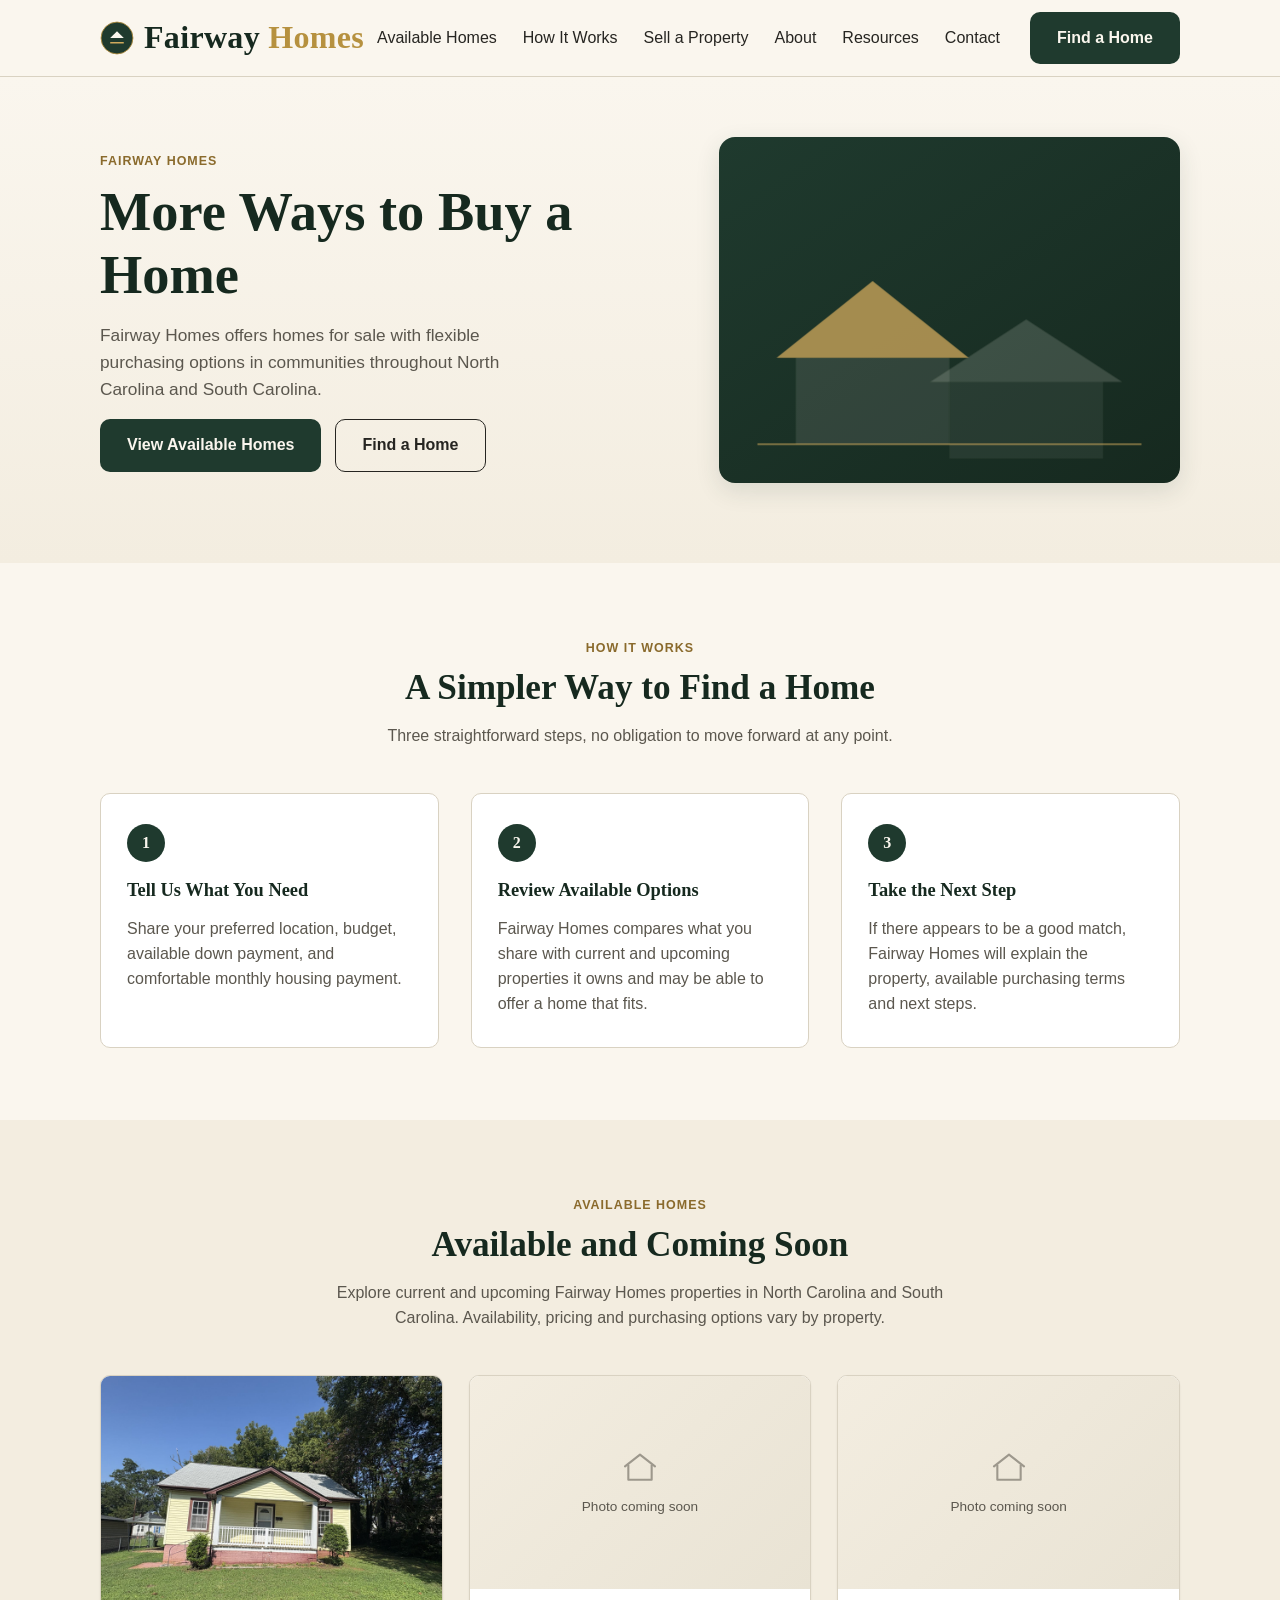
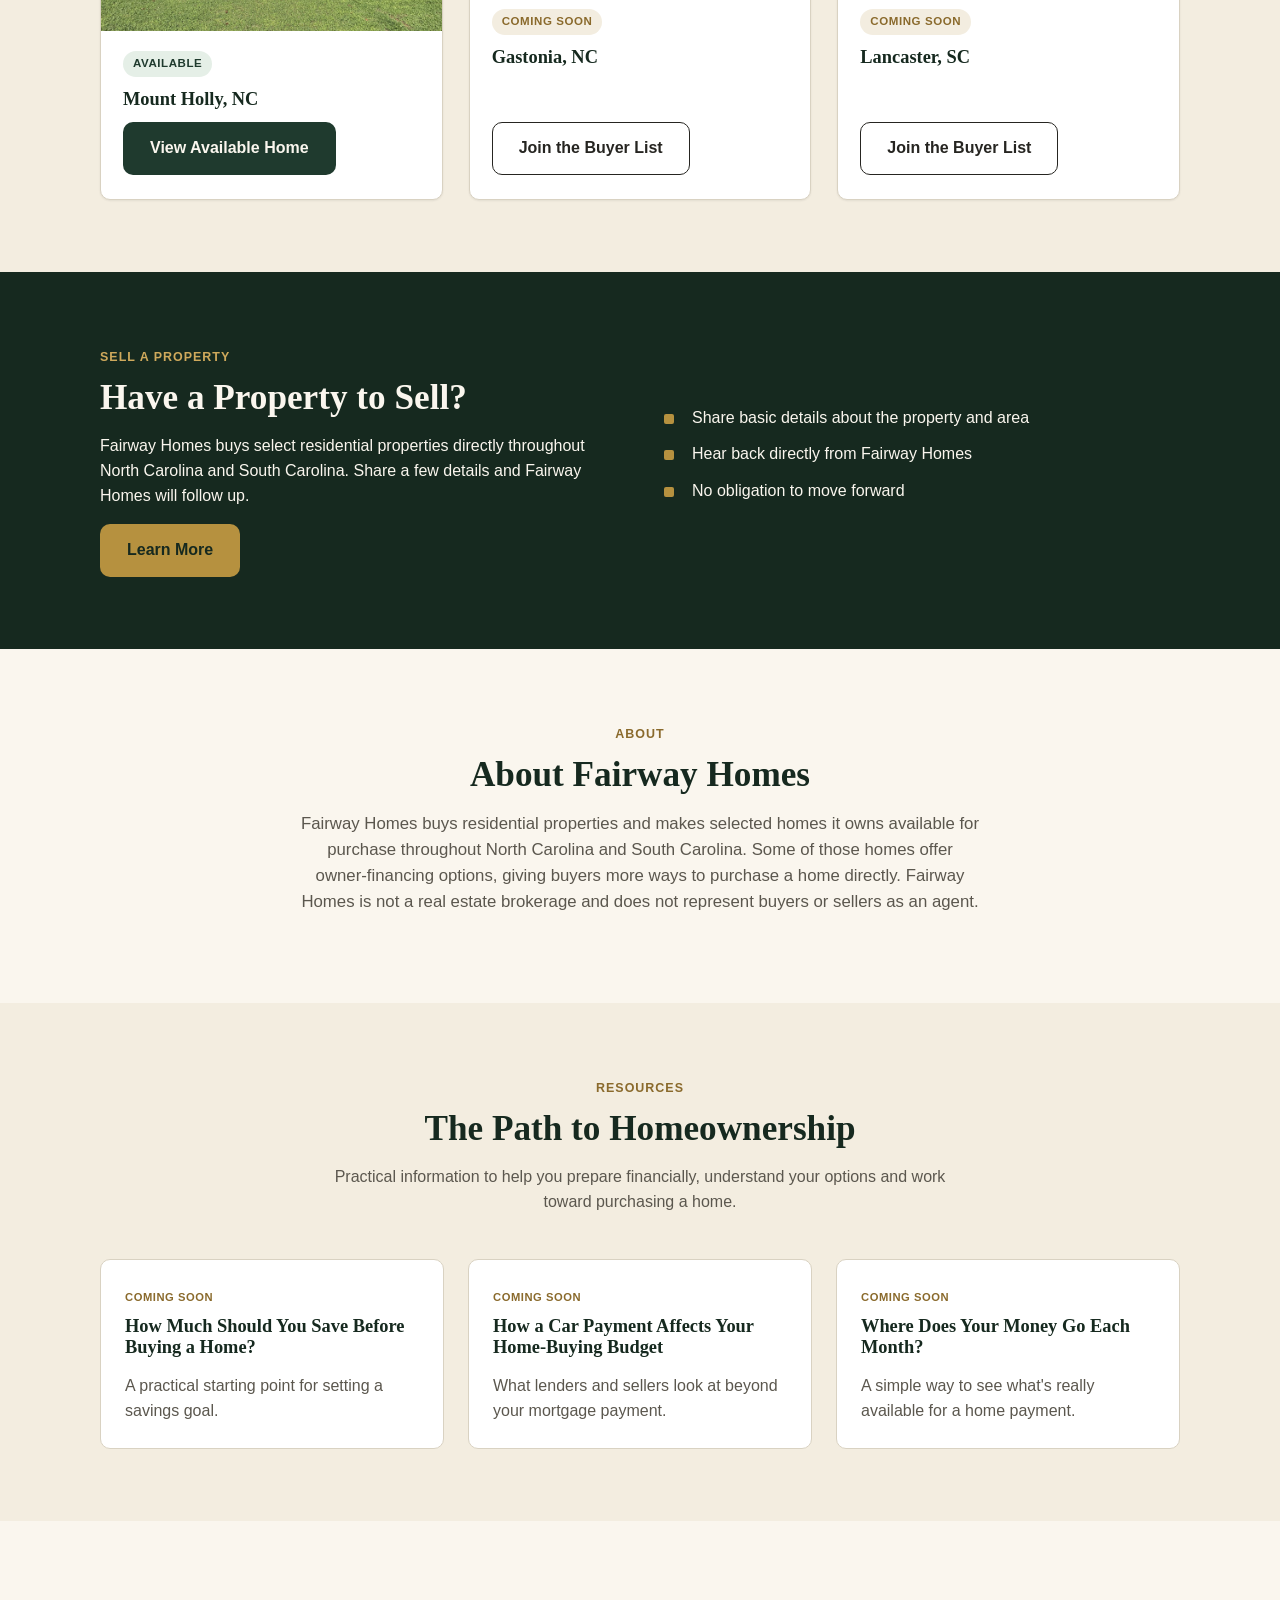
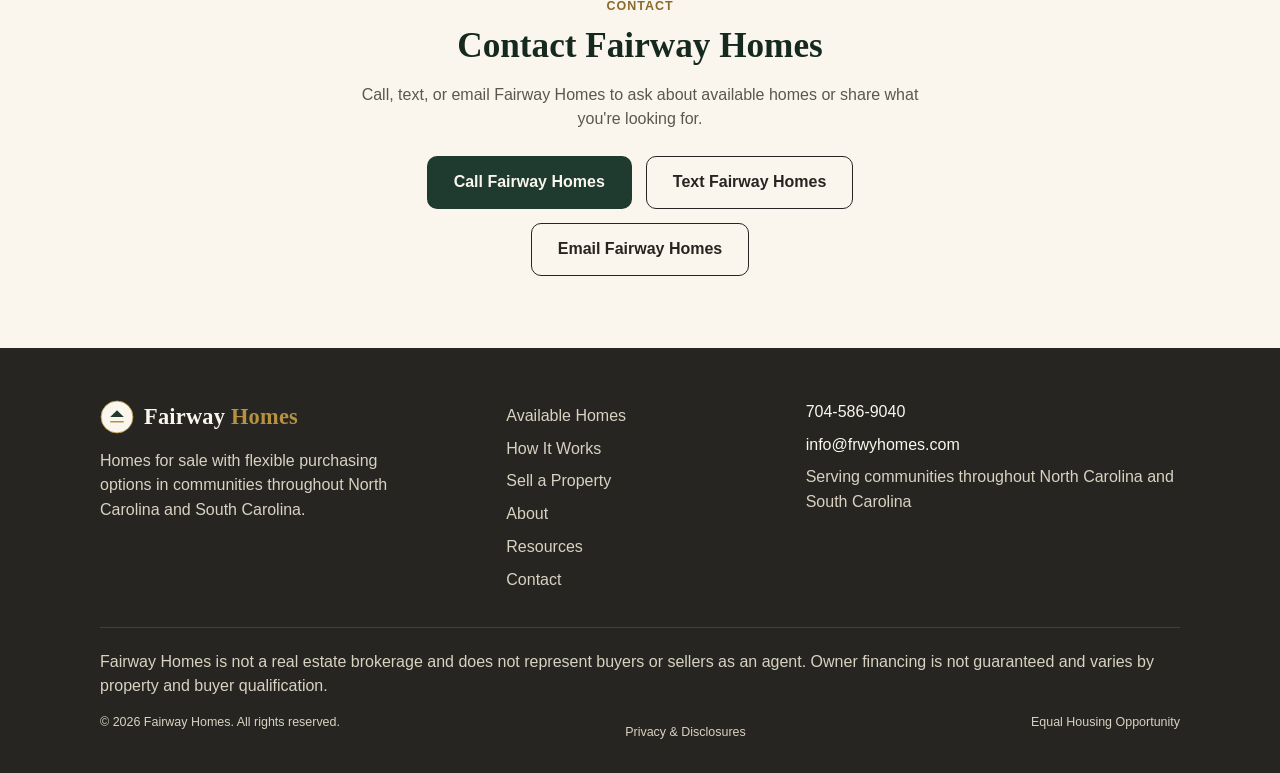
<file: index.html>
<!doctype html>
<html lang="en">
<head>
<meta charset="utf-8">
<meta name="viewport" content="width=device-width, initial-scale=1">
<title>Fairway Homes — More Ways to Buy a Home</title>
<meta name="description" content="Fairway Homes offers homes for sale with flexible purchasing options in communities throughout North Carolina and South Carolina.">
<link rel="canonical" href="https://frwyhomes.com/">
<link rel="stylesheet" href="assets/style.css">
<link rel="icon" href="assets/favicon.svg" type="image/svg+xml">
<link rel="icon" href="favicon.ico" sizes="32x32">
<link rel="apple-touch-icon" href="apple-touch-icon.png">
</head>
<body>

<header class="site-header">
  <div class="wrap">
    <a class="brand-lockup" href="#top" aria-label="Fairway Homes — Home">
      <svg class="brand-mark" viewBox="0 0 100 100" aria-hidden="true" focusable="false">
        <circle cx="50" cy="50" r="47" fill="#1f3a2e"/>
        <circle cx="50" cy="50" r="47" fill="none" stroke="#b6913f" stroke-width="2.5"/>
        <polygon points="50,30 70,50 30,50" fill="#faf6ee"/>
        <line x1="32" y1="64" x2="68" y2="64" stroke="#cfa95c" stroke-width="5" stroke-linecap="round"/>
      </svg>
      <span class="wordmark">Fairway <span>Homes</span></span>
    </a>
    <nav class="main-nav" id="main-nav">
      <ul>
        <li><a href="available-homes.html">Available Homes</a></li>
        <li><a href="index.html#how-it-works">How It Works</a></li>
        <li><a href="sell-a-property.html">Sell a Property</a></li>
        <li><a href="about.html">About</a></li>
        <li><a href="resources.html">Resources</a></li>
        <li><a href="contact.html">Contact</a></li>
      </ul>
      <a class="btn btn-primary" href="find-a-home.html">Find a Home</a>
    </nav>
    <button class="nav-toggle" id="nav-toggle" aria-label="Open menu" aria-expanded="false" aria-controls="main-nav">
      <span></span><span></span><span></span>
    </button>
  </div>
</header>

<main id="top">

  <!-- HERO -->
  <section class="hero">
    <div class="wrap">
      <div class="hero-copy">
        <span class="eyebrow">Fairway Homes</span>
        <h1>More Ways to Buy a Home</h1>
        <p>Fairway Homes offers homes for sale with flexible purchasing options in communities throughout North Carolina and South Carolina.</p>
        <div class="btn-row">
          <a class="btn btn-primary" href="available-homes.html">View Available Homes</a>
          <a class="btn btn-ghost" href="find-a-home.html">Find a Home</a>
        </div>
      </div>
      <!-- Placeholder visual — replace with real property/neighborhood photography later -->
      <div class="hero-art" aria-hidden="true">
        <svg viewBox="0 0 480 360" xmlns="http://www.w3.org/2000/svg">
          <rect width="480" height="360" fill="none"/>
          <g opacity="0.9">
            <polygon points="60,230 160,150 260,230" fill="#cfa95c" opacity="0.85"/>
            <rect x="80" y="230" width="160" height="90" fill="#faf6ee" opacity="0.12"/>
            <polygon points="220,255 320,190 420,255" fill="#faf6ee" opacity="0.18"/>
            <rect x="240" y="255" width="160" height="80" fill="#faf6ee" opacity="0.08"/>
          </g>
          <line x1="40" y1="320" x2="440" y2="320" stroke="#cfa95c" stroke-width="2" opacity="0.5"/>
        </svg>
      </div>
    </div>
  </section>

  <!-- HOW IT WORKS -->
  <section id="how-it-works">
    <div class="wrap">
      <div class="section-head">
        <span class="eyebrow">How It Works</span>
        <h2>A Simpler Way to Find a Home</h2>
        <p>Three straightforward steps, no obligation to move forward at any point.</p>
      </div>
      <div class="steps">
        <div class="step-card">
          <div class="step-num">1</div>
          <h3>Tell Us What You Need</h3>
          <p>Share your preferred location, budget, available down payment, and comfortable monthly housing payment.</p>
        </div>
        <div class="step-card">
          <div class="step-num">2</div>
          <h3>Review Available Options</h3>
          <p>Fairway Homes compares what you share with current and upcoming properties it owns and may be able to offer a home that fits.</p>
        </div>
        <div class="step-card">
          <div class="step-num">3</div>
          <h3>Take the Next Step</h3>
          <p>If there appears to be a good match, Fairway Homes will explain the property, available purchasing terms and next steps.</p>
        </div>
      </div>
    </div>
  </section>

  <!-- AVAILABLE HOMES -->
  <section id="available-homes" class="alt">
    <div class="wrap">
      <div class="section-head">
        <span class="eyebrow">Available Homes</span>
        <h2>Available and Coming Soon</h2>
        <p>Explore current and upcoming Fairway Homes properties in North Carolina and South Carolina. Availability, pricing and purchasing options vary by property.</p>
      </div>
      <!-- Populated from assets/properties-data.js by assets/site.js so the homepage,
           Available Homes page, and property pages never fall out of sync.
           City/state and status only — no invented addresses, prices, or property details. -->
      <div class="location-grid" id="homepage-property-cards"></div>
    </div>
  </section>

  <!-- SELL A PROPERTY -->
  <section id="sell-a-property" class="deep">
    <div class="wrap">
      <div class="sell-panel">
        <div>
          <span class="eyebrow">Sell a Property</span>
          <h2>Have a Property to Sell?</h2>
          <p>Fairway Homes buys select residential properties directly throughout North Carolina and South Carolina. Share a few details and Fairway Homes will follow up.</p>
          <div class="btn-row">
            <a class="btn btn-gold" href="sell-a-property.html">Learn More</a>
          </div>
        </div>
        <ul class="checklist">
          <li>Share basic details about the property and area</li>
          <li>Hear back directly from Fairway Homes</li>
          <li>No obligation to move forward</li>
        </ul>
      </div>
    </div>
  </section>

  <!-- ABOUT -->
  <section id="about">
    <div class="wrap about-panel">
      <span class="eyebrow">About</span>
      <h2>About Fairway Homes</h2>
      <p>Fairway Homes buys residential properties and makes selected homes it owns available for purchase throughout North Carolina and South Carolina. Some of those homes offer owner-financing options, giving buyers more ways to purchase a home directly. Fairway Homes is not a real estate brokerage and does not represent buyers or sellers as an agent.</p>
    </div>
  </section>

  <!-- RESOURCES -->
  <section id="resources" class="alt">
    <div class="wrap">
      <div class="section-head">
        <span class="eyebrow">Resources</span>
        <h2>The Path to Homeownership</h2>
        <p>Practical information to help you prepare financially, understand your options and work toward purchasing a home.</p>
      </div>
      <div class="resources-grid">
        <div class="resource-card">
          <span class="coming-soon">Coming Soon</span>
          <h3>How Much Should You Save Before Buying a Home?</h3>
          <p>A practical starting point for setting a savings goal.</p>
        </div>
        <div class="resource-card">
          <span class="coming-soon">Coming Soon</span>
          <h3>How a Car Payment Affects Your Home-Buying Budget</h3>
          <p>What lenders and sellers look at beyond your mortgage payment.</p>
        </div>
        <div class="resource-card">
          <span class="coming-soon">Coming Soon</span>
          <h3>Where Does Your Money Go Each Month?</h3>
          <p>A simple way to see what's really available for a home payment.</p>
        </div>
      </div>
    </div>
  </section>

  <!-- CONTACT -->
  <section id="contact">
    <div class="wrap contact-panel">
      <span class="eyebrow">Contact</span>
      <h2>Contact Fairway Homes</h2>
      <p>Call, text, or email Fairway Homes to ask about available homes or share what you're looking for.</p>
      <div class="btn-row">
        <a class="btn btn-primary" href="tel:+17045869040">Call Fairway Homes</a>
        <a class="btn btn-ghost" href="sms:+17045869040">Text Fairway Homes</a>
        <a class="btn btn-ghost" href="mailto:info@frwyhomes.com">Email Fairway Homes</a>
      </div>
    </div>
  </section>

</main>

<footer class="site-footer">
  <div class="wrap">
    <div class="footer-grid">
      <div>
        <a class="brand-lockup" href="#top" aria-label="Fairway Homes — Home">
          <svg class="brand-mark" viewBox="0 0 100 100" aria-hidden="true" focusable="false">
            <circle cx="50" cy="50" r="47" fill="#faf6ee"/>
            <circle cx="50" cy="50" r="47" fill="none" stroke="#b6913f" stroke-width="2.5"/>
            <polygon points="50,30 70,50 30,50" fill="#1f3a2e"/>
            <line x1="32" y1="64" x2="68" y2="64" stroke="#b6913f" stroke-width="5" stroke-linecap="round"/>
          </svg>
          <span class="wordmark">Fairway <span>Homes</span></span>
        </a>
        <p style="margin-top:14px; max-width:34ch;">Homes for sale with flexible purchasing options in communities throughout North Carolina and South Carolina.</p>
      </div>
      <nav class="footer-nav">
        <ul>
          <li><a href="available-homes.html">Available Homes</a></li>
          <li><a href="index.html#how-it-works">How It Works</a></li>
          <li><a href="sell-a-property.html">Sell a Property</a></li>
          <li><a href="about.html">About</a></li>
          <li><a href="resources.html">Resources</a></li>
          <li><a href="contact.html">Contact</a></li>
        </ul>
      </nav>
      <div class="footer-contact">
        <p><a href="tel:+17045869040">704-586-9040</a></p>
        <p><a href="mailto:info@frwyhomes.com">info@frwyhomes.com</a></p>
        <p>Serving communities throughout North Carolina and South Carolina</p>
      </div>
    </div>
    <div class="footer-disclosure">
      <p>Fairway Homes is not a real estate brokerage and does not represent buyers or sellers as an agent. Owner financing is not guaranteed and varies by property and buyer qualification.</p>
      <div class="footer-bottom">
        <span>© 2026 Fairway Homes. All rights reserved.</span>
        <span class="footer-legal"><a href="privacy-disclosures.html">Privacy &amp; Disclosures</a></span>
        <span>Equal Housing Opportunity</span>
      </div>
    </div>
  </div>
</footer>

<script src="assets/properties-data.js"></script>
<script src="assets/site.js"></script>

</body>
</html>
</file>
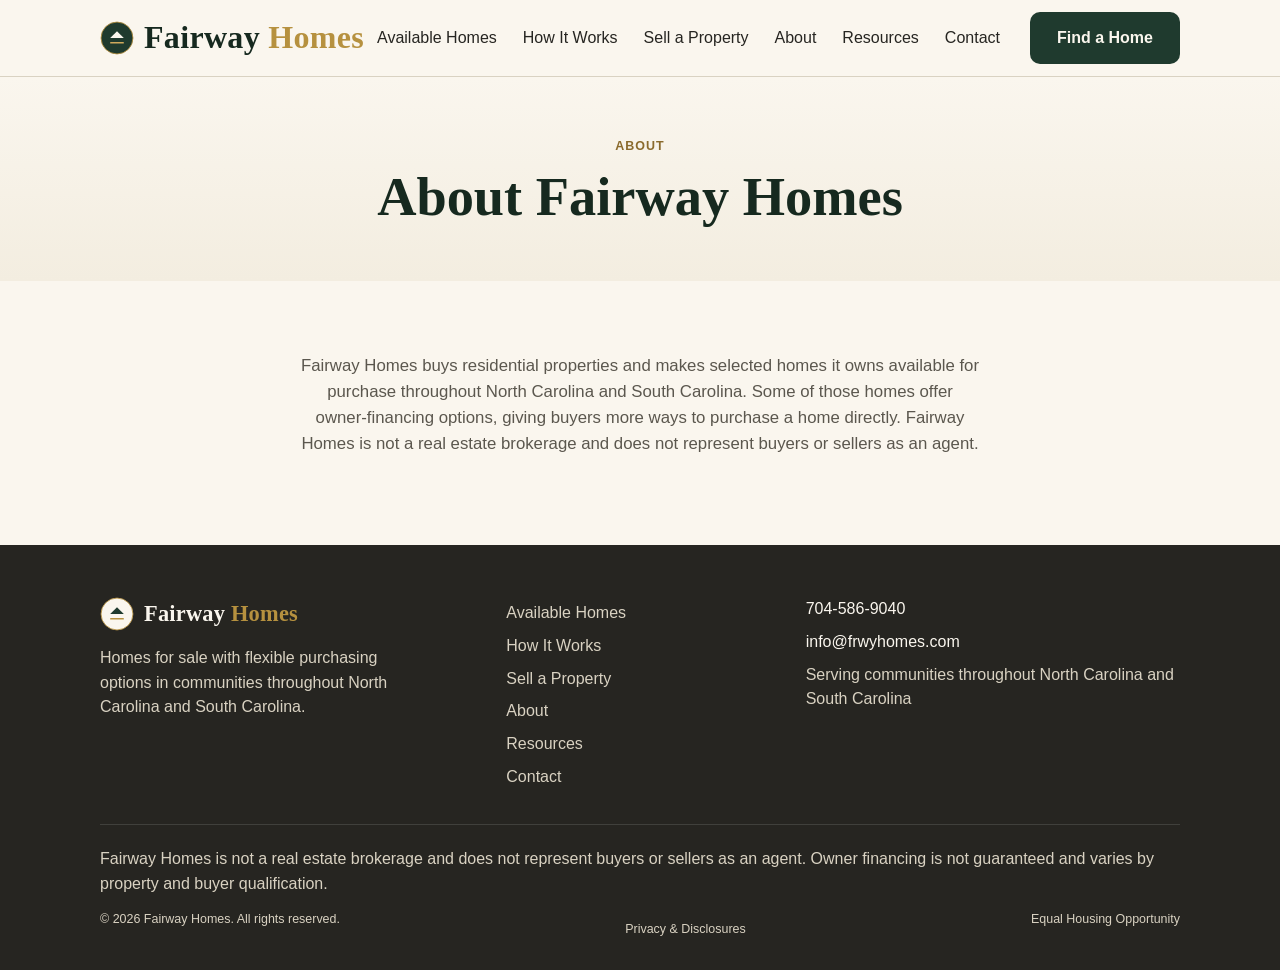
<file: about.html>
<!doctype html>
<html lang="en">
<head>
<meta charset="utf-8">
<meta name="viewport" content="width=device-width, initial-scale=1">
<title>About — Fairway Homes</title>
<meta name="description" content="Fairway Homes buys residential properties and makes selected homes it owns available for purchase throughout North Carolina and South Carolina.">
<link rel="canonical" href="https://frwyhomes.com/about.html">
<link rel="stylesheet" href="assets/style.css">
<link rel="icon" href="assets/favicon.svg" type="image/svg+xml">
<link rel="icon" href="favicon.ico" sizes="32x32">
<link rel="apple-touch-icon" href="apple-touch-icon.png">
</head>
<body>

<header class="site-header">
  <div class="wrap">
    <a class="brand-lockup" href="index.html" aria-label="Fairway Homes — Home">
      <svg class="brand-mark" viewBox="0 0 100 100" aria-hidden="true" focusable="false">
        <circle cx="50" cy="50" r="47" fill="#1f3a2e"/>
        <circle cx="50" cy="50" r="47" fill="none" stroke="#b6913f" stroke-width="2.5"/>
        <polygon points="50,30 70,50 30,50" fill="#faf6ee"/>
        <line x1="32" y1="64" x2="68" y2="64" stroke="#cfa95c" stroke-width="5" stroke-linecap="round"/>
      </svg>
      <span class="wordmark">Fairway <span>Homes</span></span>
    </a>
    <nav class="main-nav" id="main-nav">
      <ul>
        <li><a href="available-homes.html">Available Homes</a></li>
        <li><a href="index.html#how-it-works">How It Works</a></li>
        <li><a href="sell-a-property.html">Sell a Property</a></li>
        <li><a href="about.html" aria-current="page">About</a></li>
        <li><a href="resources.html">Resources</a></li>
        <li><a href="contact.html">Contact</a></li>
      </ul>
      <a class="btn btn-primary" href="find-a-home.html">Find a Home</a>
    </nav>
    <button class="nav-toggle" id="nav-toggle" aria-label="Open menu" aria-expanded="false" aria-controls="main-nav">
      <span></span><span></span><span></span>
    </button>
  </div>
</header>

<main>

  <section class="page-hero">
    <div class="wrap">
      <span class="eyebrow">About</span>
      <h1>About Fairway Homes</h1>
    </div>
  </section>

  <section>
    <div class="wrap about-panel">
      <p>Fairway Homes buys residential properties and makes selected homes it owns available for purchase throughout North Carolina and South Carolina. Some of those homes offer owner-financing options, giving buyers more ways to purchase a home directly. Fairway Homes is not a real estate brokerage and does not represent buyers or sellers as an agent.</p>
    </div>
  </section>

</main>

<footer class="site-footer">
  <div class="wrap">
    <div class="footer-grid">
      <div>
        <a class="brand-lockup" href="index.html" aria-label="Fairway Homes — Home">
          <svg class="brand-mark" viewBox="0 0 100 100" aria-hidden="true" focusable="false">
            <circle cx="50" cy="50" r="47" fill="#faf6ee"/>
            <circle cx="50" cy="50" r="47" fill="none" stroke="#b6913f" stroke-width="2.5"/>
            <polygon points="50,30 70,50 30,50" fill="#1f3a2e"/>
            <line x1="32" y1="64" x2="68" y2="64" stroke="#b6913f" stroke-width="5" stroke-linecap="round"/>
          </svg>
          <span class="wordmark">Fairway <span>Homes</span></span>
        </a>
        <p style="margin-top:14px; max-width:34ch;">Homes for sale with flexible purchasing options in communities throughout North Carolina and South Carolina.</p>
      </div>
      <nav class="footer-nav">
        <ul>
          <li><a href="available-homes.html">Available Homes</a></li>
          <li><a href="index.html#how-it-works">How It Works</a></li>
          <li><a href="sell-a-property.html">Sell a Property</a></li>
          <li><a href="about.html">About</a></li>
          <li><a href="resources.html">Resources</a></li>
          <li><a href="contact.html">Contact</a></li>
        </ul>
      </nav>
      <div class="footer-contact">
        <p><a href="tel:+17045869040">704-586-9040</a></p>
        <p><a href="mailto:info@frwyhomes.com">info@frwyhomes.com</a></p>
        <p>Serving communities throughout North Carolina and South Carolina</p>
      </div>
    </div>
    <div class="footer-disclosure">
      <p>Fairway Homes is not a real estate brokerage and does not represent buyers or sellers as an agent. Owner financing is not guaranteed and varies by property and buyer qualification.</p>
      <div class="footer-bottom">
        <span>© 2026 Fairway Homes. All rights reserved.</span>
        <span class="footer-legal"><a href="privacy-disclosures.html">Privacy &amp; Disclosures</a></span>
        <span>Equal Housing Opportunity</span>
      </div>
    </div>
  </div>
</footer>

<script src="assets/properties-data.js"></script>
<script src="assets/site.js"></script>

</body>
</html>
</file>
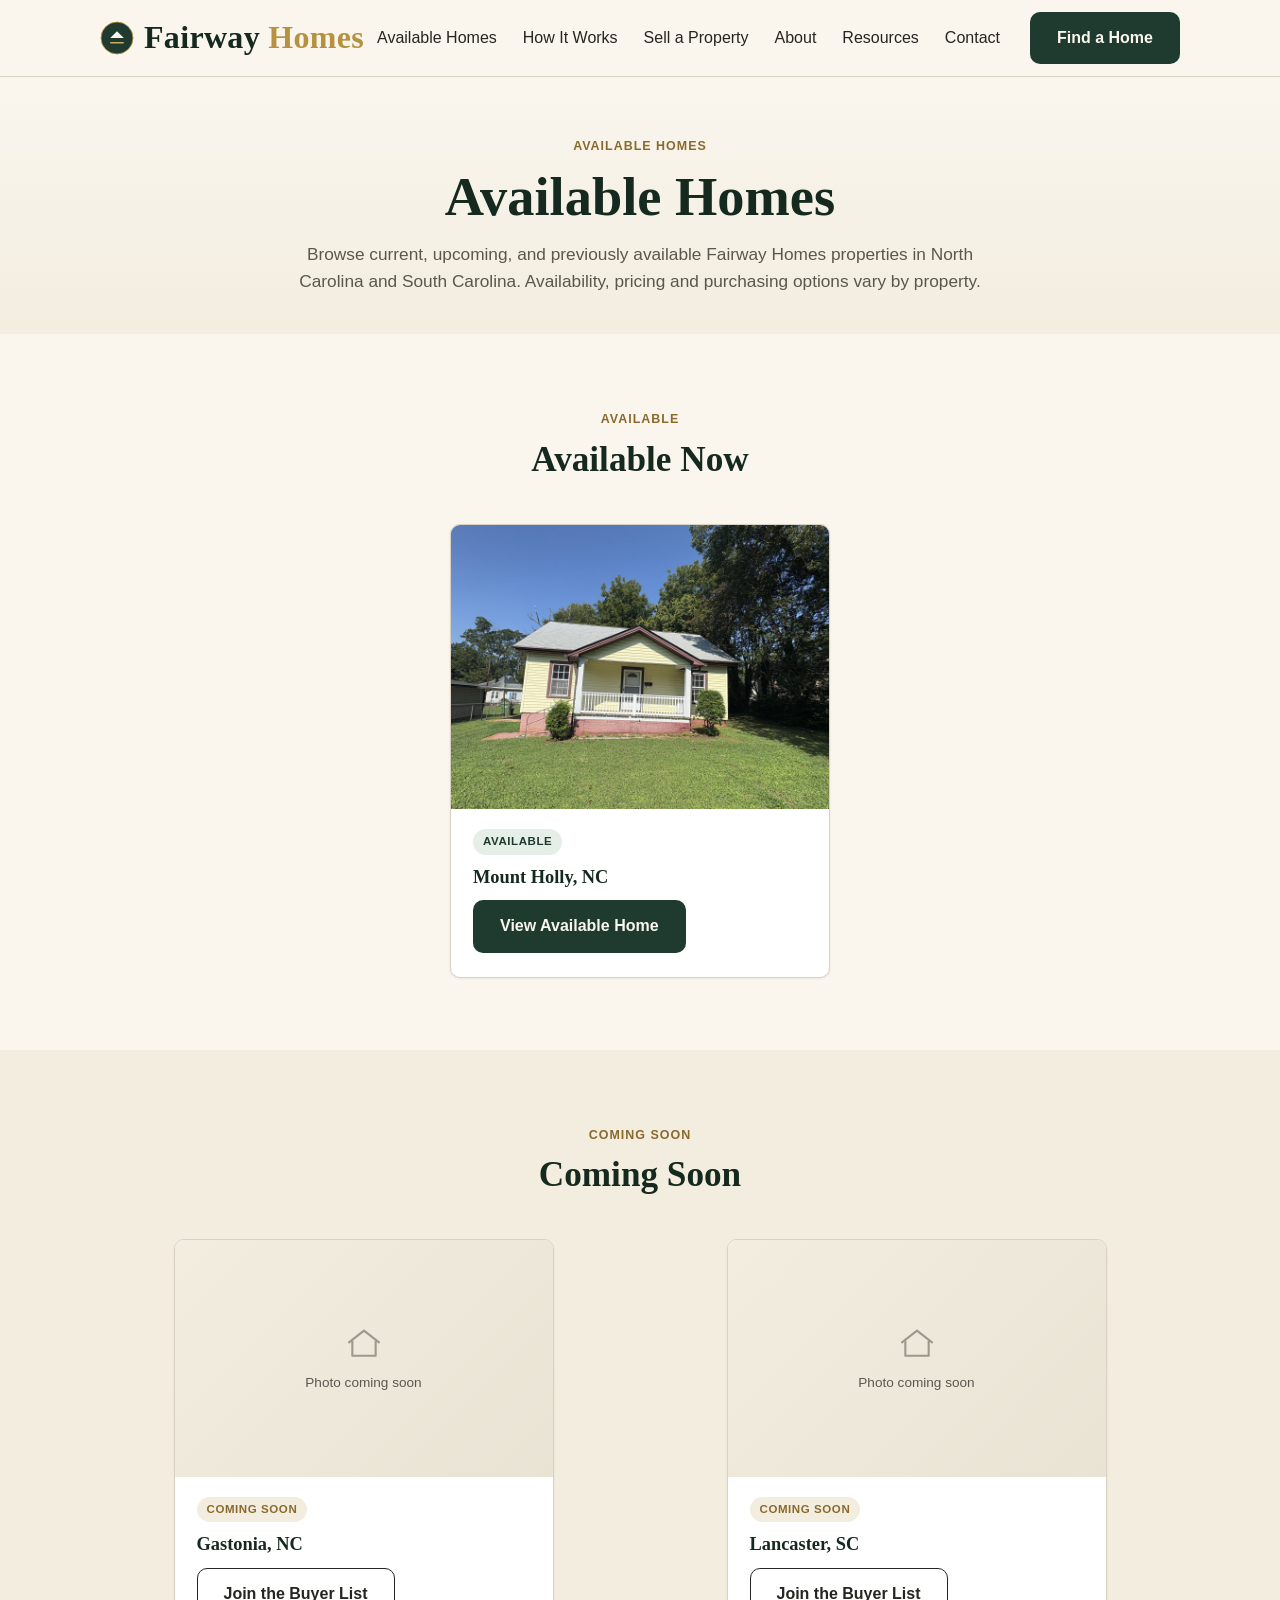
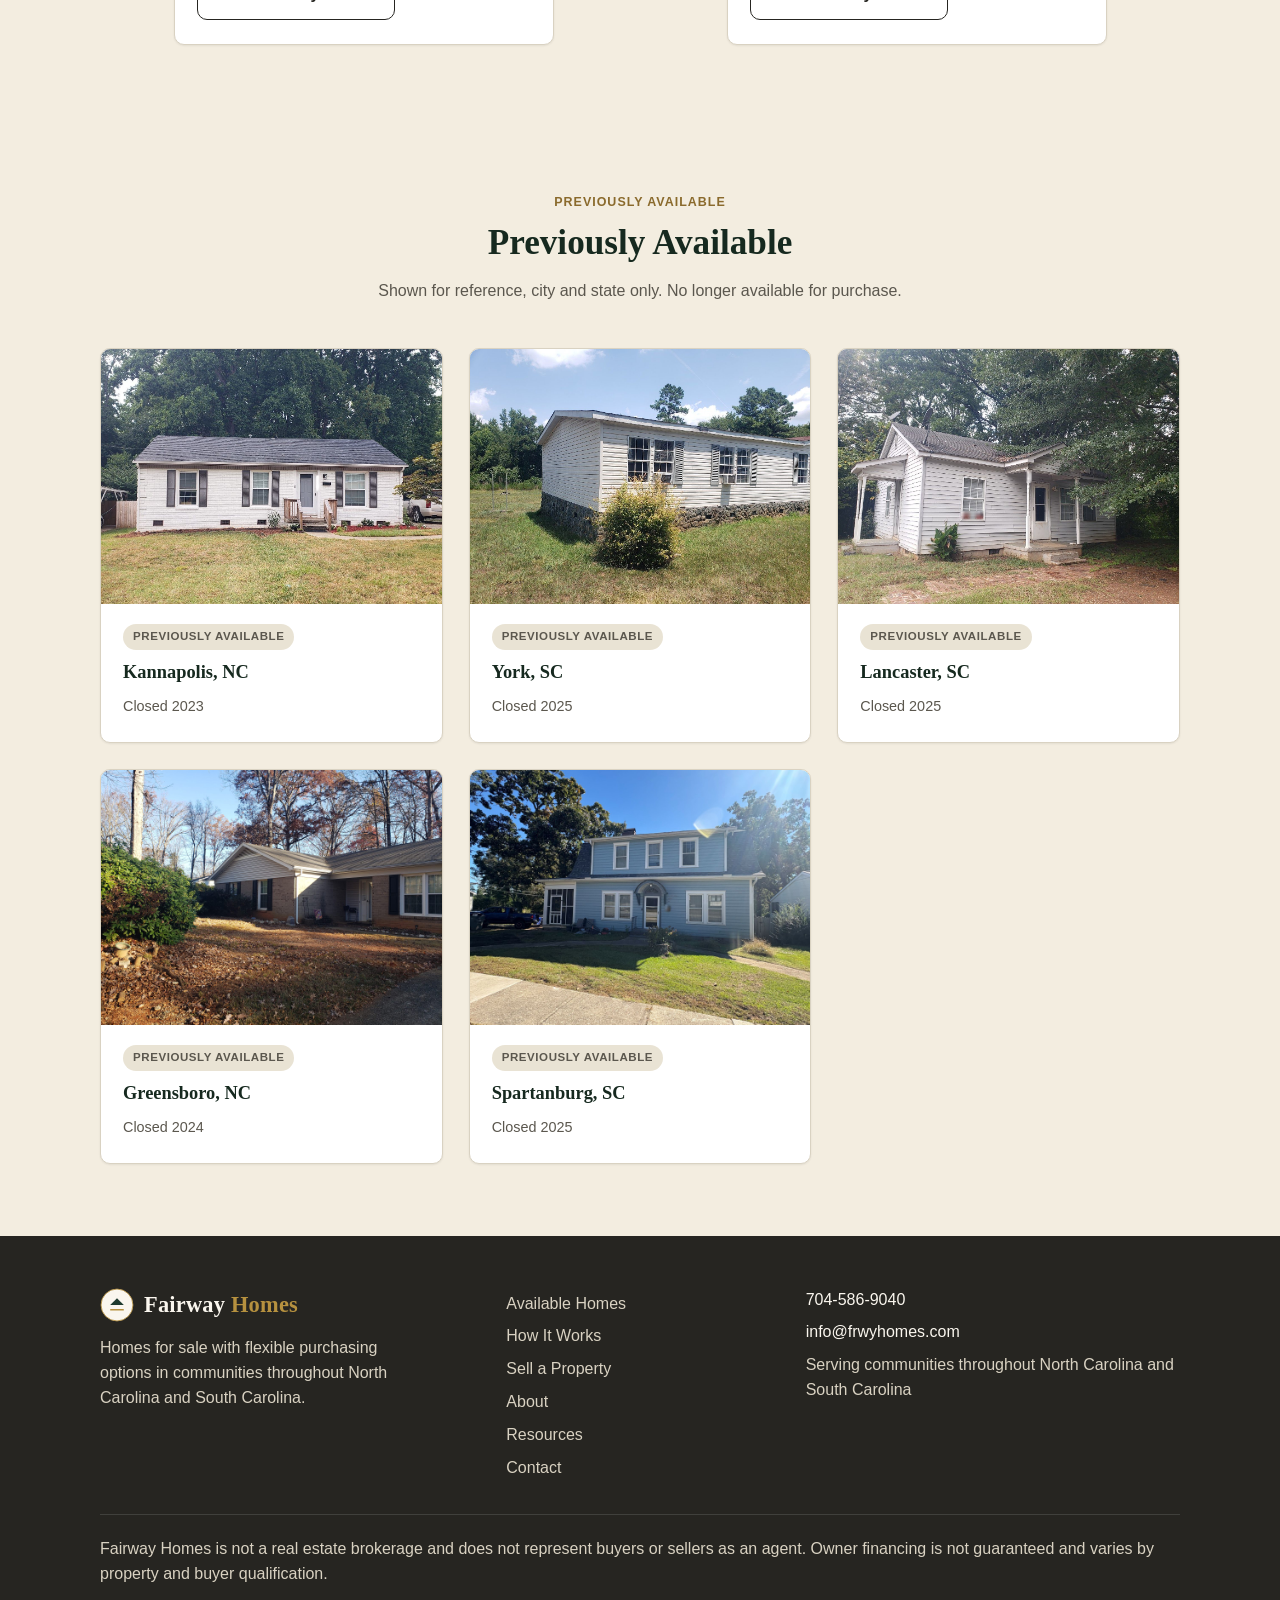
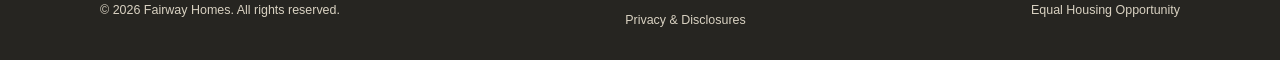
<file: available-homes.html>
<!doctype html>
<html lang="en">
<head>
<meta charset="utf-8">
<meta name="viewport" content="width=device-width, initial-scale=1">
<title>Available Homes — Fairway Homes</title>
<meta name="description" content="Browse current, upcoming, and previously available Fairway Homes properties in North Carolina and South Carolina.">
<link rel="canonical" href="https://frwyhomes.com/available-homes.html">
<link rel="stylesheet" href="assets/style.css">
<link rel="icon" href="assets/favicon.svg" type="image/svg+xml">
<link rel="icon" href="favicon.ico" sizes="32x32">
<link rel="apple-touch-icon" href="apple-touch-icon.png">
</head>
<body>

<header class="site-header">
  <div class="wrap">
    <a class="brand-lockup" href="index.html" aria-label="Fairway Homes — Home">
      <svg class="brand-mark" viewBox="0 0 100 100" aria-hidden="true" focusable="false">
        <circle cx="50" cy="50" r="47" fill="#1f3a2e"/>
        <circle cx="50" cy="50" r="47" fill="none" stroke="#b6913f" stroke-width="2.5"/>
        <polygon points="50,30 70,50 30,50" fill="#faf6ee"/>
        <line x1="32" y1="64" x2="68" y2="64" stroke="#cfa95c" stroke-width="5" stroke-linecap="round"/>
      </svg>
      <span class="wordmark">Fairway <span>Homes</span></span>
    </a>
    <nav class="main-nav" id="main-nav">
      <ul>
        <li><a href="available-homes.html" aria-current="page">Available Homes</a></li>
        <li><a href="index.html#how-it-works">How It Works</a></li>
        <li><a href="sell-a-property.html">Sell a Property</a></li>
        <li><a href="about.html">About</a></li>
        <li><a href="resources.html">Resources</a></li>
        <li><a href="contact.html">Contact</a></li>
      </ul>
      <a class="btn btn-primary" href="find-a-home.html">Find a Home</a>
    </nav>
    <button class="nav-toggle" id="nav-toggle" aria-label="Open menu" aria-expanded="false" aria-controls="main-nav">
      <span></span><span></span><span></span>
    </button>
  </div>
</header>

<main>

  <section class="page-hero">
    <div class="wrap">
      <span class="eyebrow">Available Homes</span>
      <h1>Available Homes</h1>
      <p class="page-hero-sub">Browse current, upcoming, and previously available Fairway Homes properties in North Carolina and South Carolina. Availability, pricing and purchasing options vary by property.</p>
    </div>
  </section>

  <!-- Each section below is populated from assets/properties-data.js by assets/site.js.
       A section hides itself automatically when it has no matching properties. -->

  <section id="section-available">
    <div class="wrap">
      <div class="section-head">
        <span class="eyebrow">Available</span>
        <h2>Available Now</h2>
      </div>
      <div class="location-grid" id="grid-available"></div>
    </div>
  </section>

  <section id="section-coming-soon" class="alt">
    <div class="wrap">
      <div class="section-head">
        <span class="eyebrow">Coming Soon</span>
        <h2>Coming Soon</h2>
      </div>
      <div class="location-grid" id="grid-coming-soon"></div>
    </div>
  </section>

  <section id="section-under-contract">
    <div class="wrap">
      <div class="section-head">
        <span class="eyebrow">Under Contract</span>
        <h2>Under Contract</h2>
      </div>
      <div class="location-grid" id="grid-under-contract"></div>
    </div>
  </section>

  <section id="section-previously-available" class="alt">
    <div class="wrap">
      <div class="section-head">
        <span class="eyebrow">Previously Available</span>
        <h2>Previously Available</h2>
        <p>Shown for reference, city and state only. No longer available for purchase.</p>
      </div>
      <div class="location-grid" id="grid-previously-available"></div>
    </div>
  </section>

</main>

<footer class="site-footer">
  <div class="wrap">
    <div class="footer-grid">
      <div>
        <a class="brand-lockup" href="index.html" aria-label="Fairway Homes — Home">
          <svg class="brand-mark" viewBox="0 0 100 100" aria-hidden="true" focusable="false">
            <circle cx="50" cy="50" r="47" fill="#faf6ee"/>
            <circle cx="50" cy="50" r="47" fill="none" stroke="#b6913f" stroke-width="2.5"/>
            <polygon points="50,30 70,50 30,50" fill="#1f3a2e"/>
            <line x1="32" y1="64" x2="68" y2="64" stroke="#b6913f" stroke-width="5" stroke-linecap="round"/>
          </svg>
          <span class="wordmark">Fairway <span>Homes</span></span>
        </a>
        <p style="margin-top:14px; max-width:34ch;">Homes for sale with flexible purchasing options in communities throughout North Carolina and South Carolina.</p>
      </div>
      <nav class="footer-nav">
        <ul>
          <li><a href="available-homes.html">Available Homes</a></li>
          <li><a href="index.html#how-it-works">How It Works</a></li>
          <li><a href="sell-a-property.html">Sell a Property</a></li>
          <li><a href="about.html">About</a></li>
          <li><a href="resources.html">Resources</a></li>
          <li><a href="contact.html">Contact</a></li>
        </ul>
      </nav>
      <div class="footer-contact">
        <p><a href="tel:+17045869040">704-586-9040</a></p>
        <p><a href="mailto:info@frwyhomes.com">info@frwyhomes.com</a></p>
        <p>Serving communities throughout North Carolina and South Carolina</p>
      </div>
    </div>
    <div class="footer-disclosure">
      <p>Fairway Homes is not a real estate brokerage and does not represent buyers or sellers as an agent. Owner financing is not guaranteed and varies by property and buyer qualification.</p>
      <div class="footer-bottom">
        <span>© 2026 Fairway Homes. All rights reserved.</span>
        <span class="footer-legal"><a href="privacy-disclosures.html">Privacy &amp; Disclosures</a></span>
        <span>Equal Housing Opportunity</span>
      </div>
    </div>
  </div>
</footer>

<script src="assets/properties-data.js"></script>
<script src="assets/site.js"></script>

</body>
</html>
</file>
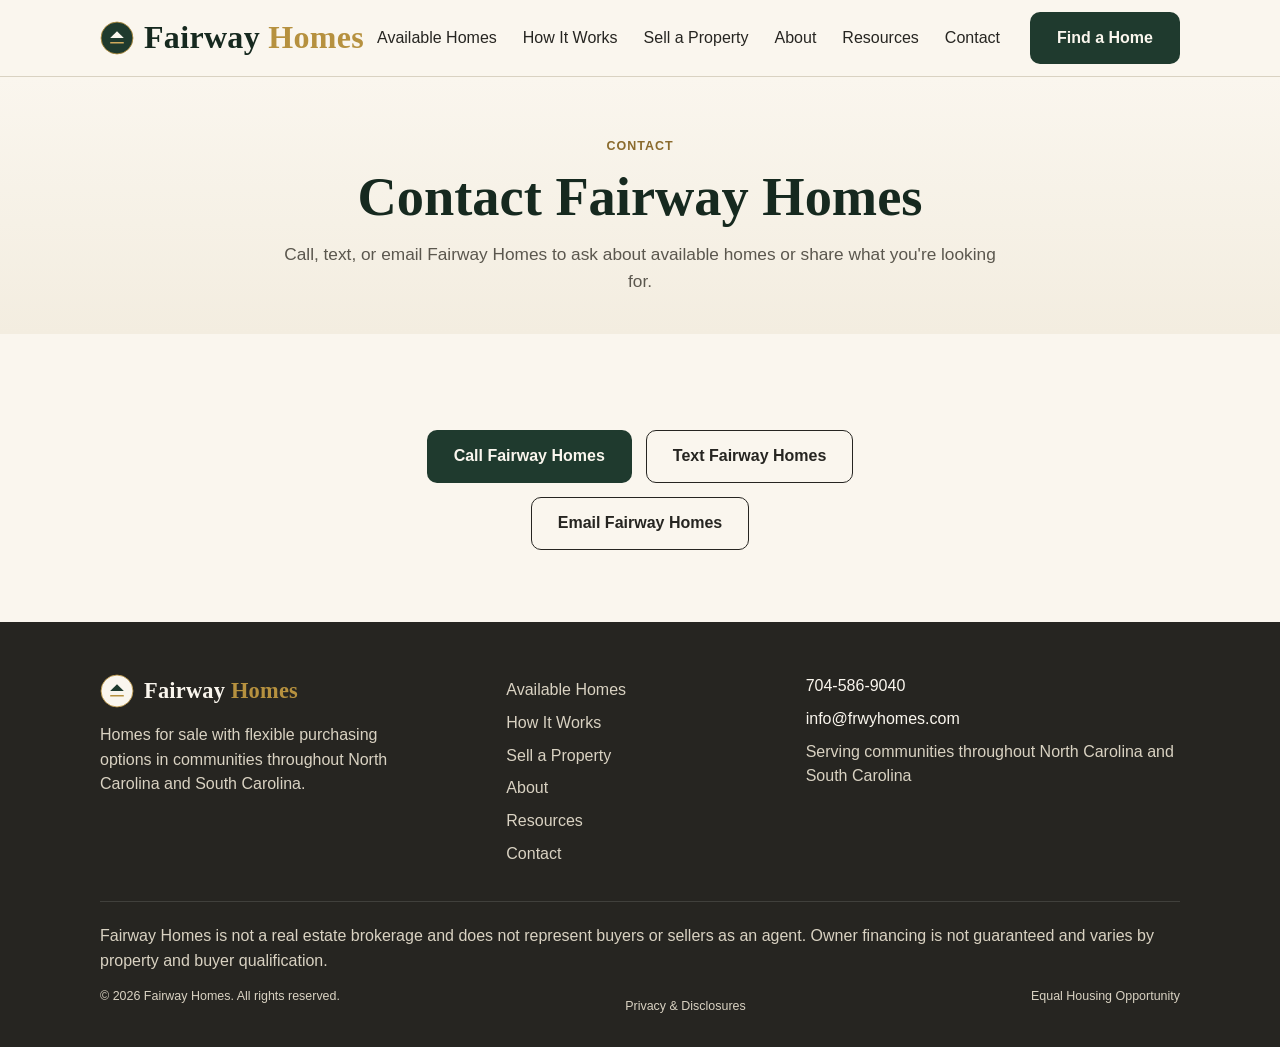
<file: contact.html>
<!doctype html>
<html lang="en">
<head>
<meta charset="utf-8">
<meta name="viewport" content="width=device-width, initial-scale=1">
<title>Contact — Fairway Homes</title>
<meta name="description" content="Call, text, or email Fairway Homes to ask about available homes or share what you're looking for.">
<link rel="canonical" href="https://frwyhomes.com/contact.html">
<link rel="stylesheet" href="assets/style.css">
<link rel="icon" href="assets/favicon.svg" type="image/svg+xml">
<link rel="icon" href="favicon.ico" sizes="32x32">
<link rel="apple-touch-icon" href="apple-touch-icon.png">
</head>
<body>

<header class="site-header">
  <div class="wrap">
    <a class="brand-lockup" href="index.html" aria-label="Fairway Homes — Home">
      <svg class="brand-mark" viewBox="0 0 100 100" aria-hidden="true" focusable="false">
        <circle cx="50" cy="50" r="47" fill="#1f3a2e"/>
        <circle cx="50" cy="50" r="47" fill="none" stroke="#b6913f" stroke-width="2.5"/>
        <polygon points="50,30 70,50 30,50" fill="#faf6ee"/>
        <line x1="32" y1="64" x2="68" y2="64" stroke="#cfa95c" stroke-width="5" stroke-linecap="round"/>
      </svg>
      <span class="wordmark">Fairway <span>Homes</span></span>
    </a>
    <nav class="main-nav" id="main-nav">
      <ul>
        <li><a href="available-homes.html">Available Homes</a></li>
        <li><a href="index.html#how-it-works">How It Works</a></li>
        <li><a href="sell-a-property.html">Sell a Property</a></li>
        <li><a href="about.html">About</a></li>
        <li><a href="resources.html">Resources</a></li>
        <li><a href="contact.html" aria-current="page">Contact</a></li>
      </ul>
      <a class="btn btn-primary" href="find-a-home.html">Find a Home</a>
    </nav>
    <button class="nav-toggle" id="nav-toggle" aria-label="Open menu" aria-expanded="false" aria-controls="main-nav">
      <span></span><span></span><span></span>
    </button>
  </div>
</header>

<main>

  <section class="page-hero">
    <div class="wrap">
      <span class="eyebrow">Contact</span>
      <h1>Contact Fairway Homes</h1>
      <p class="page-hero-sub">Call, text, or email Fairway Homes to ask about available homes or share what you're looking for.</p>
    </div>
  </section>

  <section>
    <div class="wrap contact-panel">
      <div class="btn-row">
        <a class="btn btn-primary" href="tel:+17045869040">Call Fairway Homes</a>
        <a class="btn btn-ghost" href="sms:+17045869040">Text Fairway Homes</a>
        <a class="btn btn-ghost" href="mailto:info@frwyhomes.com">Email Fairway Homes</a>
      </div>
    </div>
  </section>

</main>

<footer class="site-footer">
  <div class="wrap">
    <div class="footer-grid">
      <div>
        <a class="brand-lockup" href="index.html" aria-label="Fairway Homes — Home">
          <svg class="brand-mark" viewBox="0 0 100 100" aria-hidden="true" focusable="false">
            <circle cx="50" cy="50" r="47" fill="#faf6ee"/>
            <circle cx="50" cy="50" r="47" fill="none" stroke="#b6913f" stroke-width="2.5"/>
            <polygon points="50,30 70,50 30,50" fill="#1f3a2e"/>
            <line x1="32" y1="64" x2="68" y2="64" stroke="#b6913f" stroke-width="5" stroke-linecap="round"/>
          </svg>
          <span class="wordmark">Fairway <span>Homes</span></span>
        </a>
        <p style="margin-top:14px; max-width:34ch;">Homes for sale with flexible purchasing options in communities throughout North Carolina and South Carolina.</p>
      </div>
      <nav class="footer-nav">
        <ul>
          <li><a href="available-homes.html">Available Homes</a></li>
          <li><a href="index.html#how-it-works">How It Works</a></li>
          <li><a href="sell-a-property.html">Sell a Property</a></li>
          <li><a href="about.html">About</a></li>
          <li><a href="resources.html">Resources</a></li>
          <li><a href="contact.html">Contact</a></li>
        </ul>
      </nav>
      <div class="footer-contact">
        <p><a href="tel:+17045869040">704-586-9040</a></p>
        <p><a href="mailto:info@frwyhomes.com">info@frwyhomes.com</a></p>
        <p>Serving communities throughout North Carolina and South Carolina</p>
      </div>
    </div>
    <div class="footer-disclosure">
      <p>Fairway Homes is not a real estate brokerage and does not represent buyers or sellers as an agent. Owner financing is not guaranteed and varies by property and buyer qualification.</p>
      <div class="footer-bottom">
        <span>© 2026 Fairway Homes. All rights reserved.</span>
        <span class="footer-legal"><a href="privacy-disclosures.html">Privacy &amp; Disclosures</a></span>
        <span>Equal Housing Opportunity</span>
      </div>
    </div>
  </div>
</footer>

<script src="assets/properties-data.js"></script>
<script src="assets/site.js"></script>

</body>
</html>
</file>
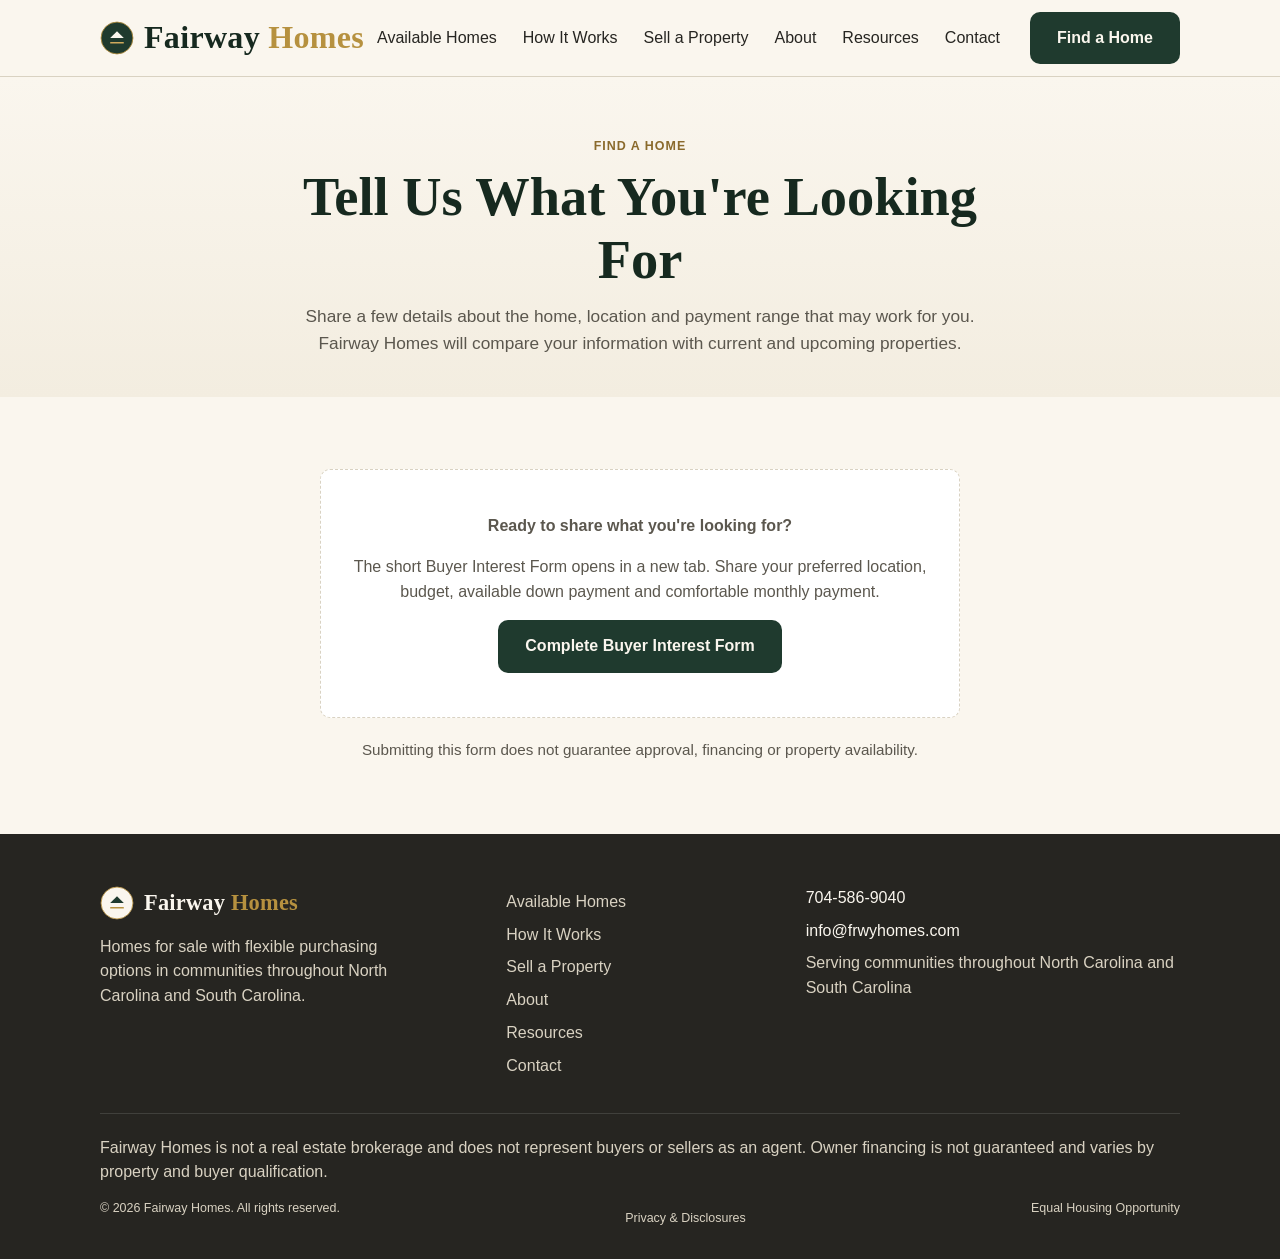
<file: find-a-home.html>
<!doctype html>
<html lang="en">
<head>
<meta charset="utf-8">
<meta name="viewport" content="width=device-width, initial-scale=1">
<title>Find a Home — Fairway Homes</title>
<meta name="description" content="Tell Fairway Homes what you're looking for in a home, location and payment range.">
<link rel="canonical" href="https://frwyhomes.com/find-a-home.html">
<link rel="stylesheet" href="assets/style.css">
<link rel="icon" href="assets/favicon.svg" type="image/svg+xml">
<link rel="icon" href="favicon.ico" sizes="32x32">
<link rel="apple-touch-icon" href="apple-touch-icon.png">
</head>
<body>

<header class="site-header">
  <div class="wrap">
    <a class="brand-lockup" href="index.html" aria-label="Fairway Homes — Home">
      <svg class="brand-mark" viewBox="0 0 100 100" aria-hidden="true" focusable="false">
        <circle cx="50" cy="50" r="47" fill="#1f3a2e"/>
        <circle cx="50" cy="50" r="47" fill="none" stroke="#b6913f" stroke-width="2.5"/>
        <polygon points="50,30 70,50 30,50" fill="#faf6ee"/>
        <line x1="32" y1="64" x2="68" y2="64" stroke="#cfa95c" stroke-width="5" stroke-linecap="round"/>
      </svg>
      <span class="wordmark">Fairway <span>Homes</span></span>
    </a>
    <nav class="main-nav" id="main-nav">
      <ul>
        <li><a href="available-homes.html">Available Homes</a></li>
        <li><a href="index.html#how-it-works">How It Works</a></li>
        <li><a href="sell-a-property.html">Sell a Property</a></li>
        <li><a href="about.html">About</a></li>
        <li><a href="resources.html">Resources</a></li>
        <li><a href="contact.html">Contact</a></li>
      </ul>
      <a class="btn btn-primary" href="find-a-home.html" aria-current="page">Find a Home</a>
    </nav>
    <button class="nav-toggle" id="nav-toggle" aria-label="Open menu" aria-expanded="false" aria-controls="main-nav">
      <span></span><span></span><span></span>
    </button>
  </div>
</header>

<main>

  <section class="page-hero">
    <div class="wrap">
      <span class="eyebrow">Find a Home</span>
      <h1>Tell Us What You're Looking For</h1>
      <p class="page-hero-sub">Share a few details about the home, location and payment range that may work for you. Fairway Homes will compare your information with current and upcoming properties.</p>
    </div>
  </section>

  <section>
    <div class="wrap">
      <!-- Buyer Interest Form URL is managed here. Connected 2026-09-04 to the
           short Buyer Interest Form (verified: respondent view, no sign-in
           required, no request-access wall). Update this href if the form
           is ever replaced — do not guess at a URL if it changes. -->
      <div class="form-placeholder">
        <p><strong>Ready to share what you're looking for?</strong></p>
        <p>The short Buyer Interest Form opens in a new tab. Share your preferred location, budget, available down payment and comfortable monthly payment.</p>
        <a class="btn btn-primary" href="https://docs.google.com/forms/d/1p0smZzN3xijyaDll15tjWwXAvykBNVh22D6UVkKSPRQ/viewform" target="_blank" rel="noopener noreferrer">Complete Buyer Interest Form</a>
      </div>
      <p class="form-note">Submitting this form does not guarantee approval, financing or property availability.</p>
    </div>
  </section>

</main>

<footer class="site-footer">
  <div class="wrap">
    <div class="footer-grid">
      <div>
        <a class="brand-lockup" href="index.html" aria-label="Fairway Homes — Home">
          <svg class="brand-mark" viewBox="0 0 100 100" aria-hidden="true" focusable="false">
            <circle cx="50" cy="50" r="47" fill="#faf6ee"/>
            <circle cx="50" cy="50" r="47" fill="none" stroke="#b6913f" stroke-width="2.5"/>
            <polygon points="50,30 70,50 30,50" fill="#1f3a2e"/>
            <line x1="32" y1="64" x2="68" y2="64" stroke="#b6913f" stroke-width="5" stroke-linecap="round"/>
          </svg>
          <span class="wordmark">Fairway <span>Homes</span></span>
        </a>
        <p style="margin-top:14px; max-width:34ch;">Homes for sale with flexible purchasing options in communities throughout North Carolina and South Carolina.</p>
      </div>
      <nav class="footer-nav">
        <ul>
          <li><a href="available-homes.html">Available Homes</a></li>
          <li><a href="index.html#how-it-works">How It Works</a></li>
          <li><a href="sell-a-property.html">Sell a Property</a></li>
          <li><a href="about.html">About</a></li>
          <li><a href="resources.html">Resources</a></li>
          <li><a href="contact.html">Contact</a></li>
        </ul>
      </nav>
      <div class="footer-contact">
        <p><a href="tel:+17045869040">704-586-9040</a></p>
        <p><a href="mailto:info@frwyhomes.com">info@frwyhomes.com</a></p>
        <p>Serving communities throughout North Carolina and South Carolina</p>
      </div>
    </div>
    <div class="footer-disclosure">
      <p>Fairway Homes is not a real estate brokerage and does not represent buyers or sellers as an agent. Owner financing is not guaranteed and varies by property and buyer qualification.</p>
      <div class="footer-bottom">
        <span>© 2026 Fairway Homes. All rights reserved.</span>
        <span class="footer-legal"><a href="privacy-disclosures.html">Privacy &amp; Disclosures</a></span>
        <span>Equal Housing Opportunity</span>
      </div>
    </div>
  </div>
</footer>

<script src="assets/properties-data.js"></script>
<script src="assets/site.js"></script>

</body>
</html>
</file>
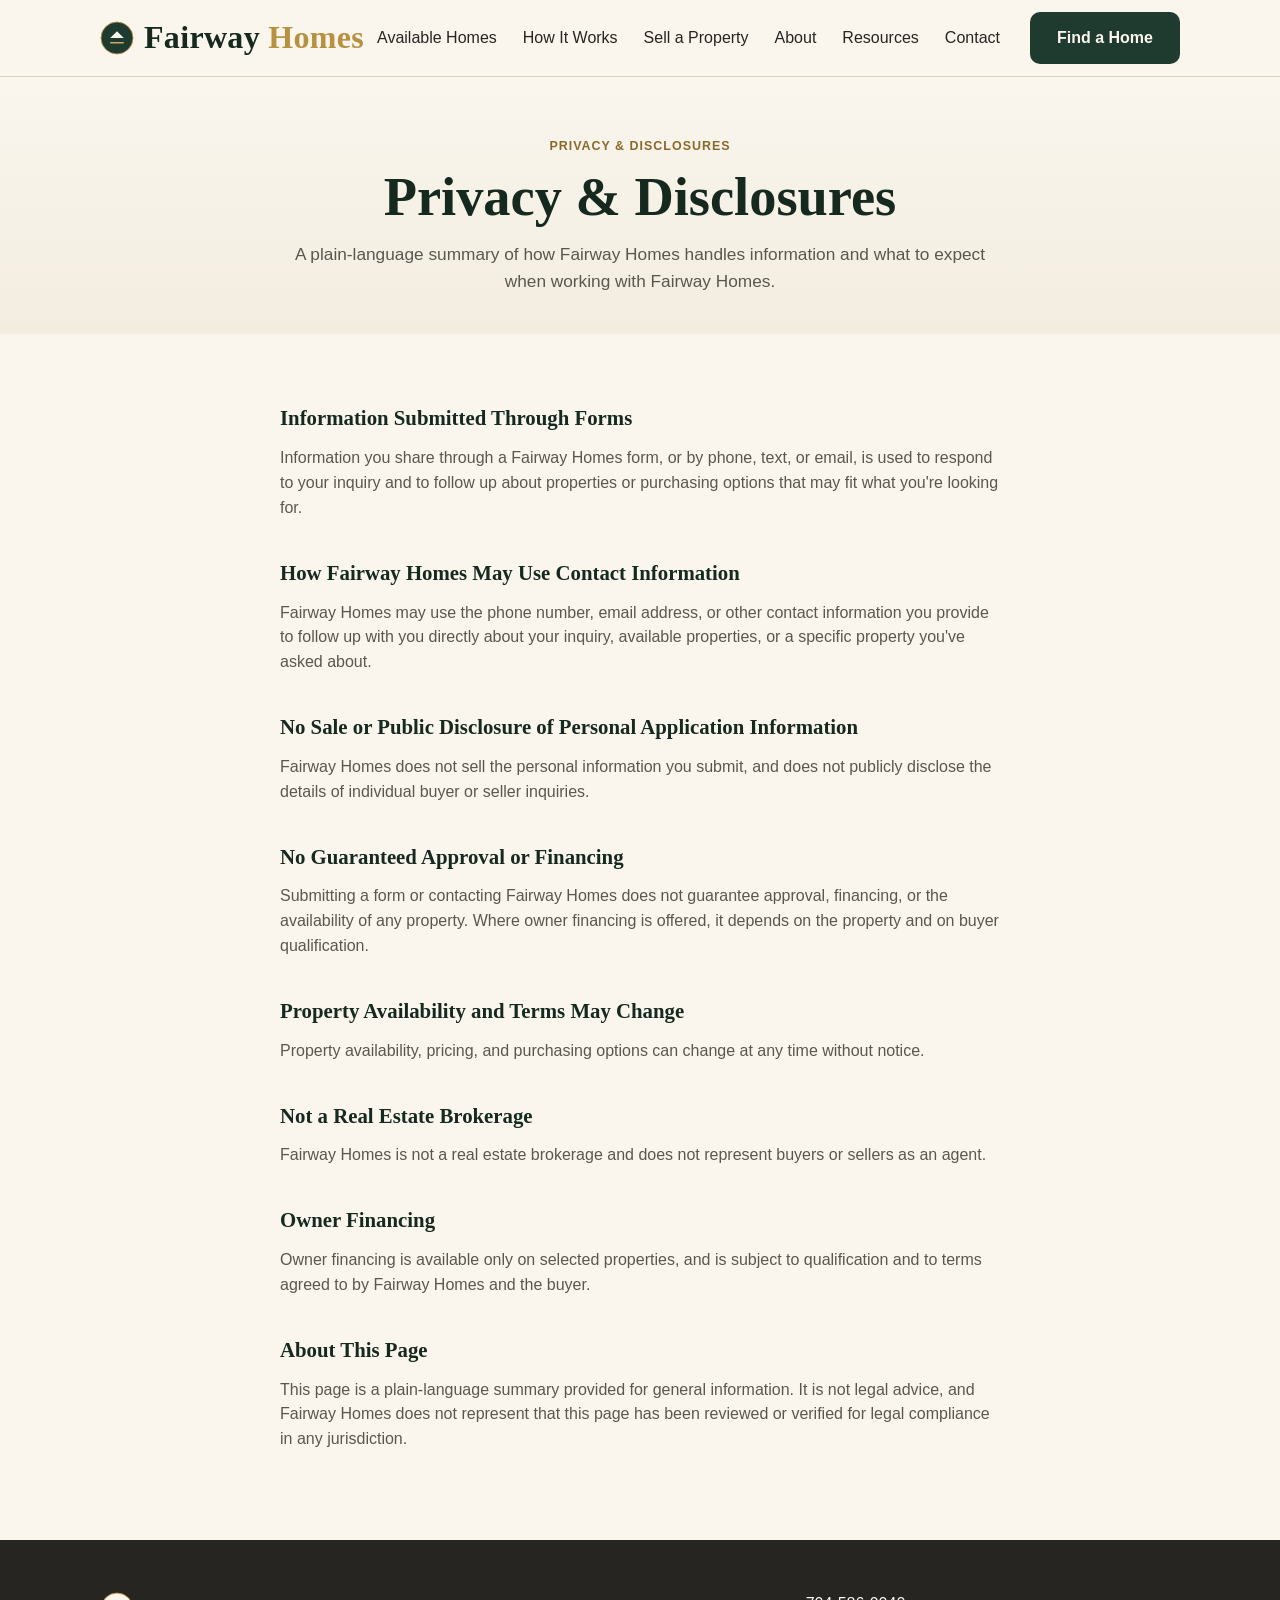
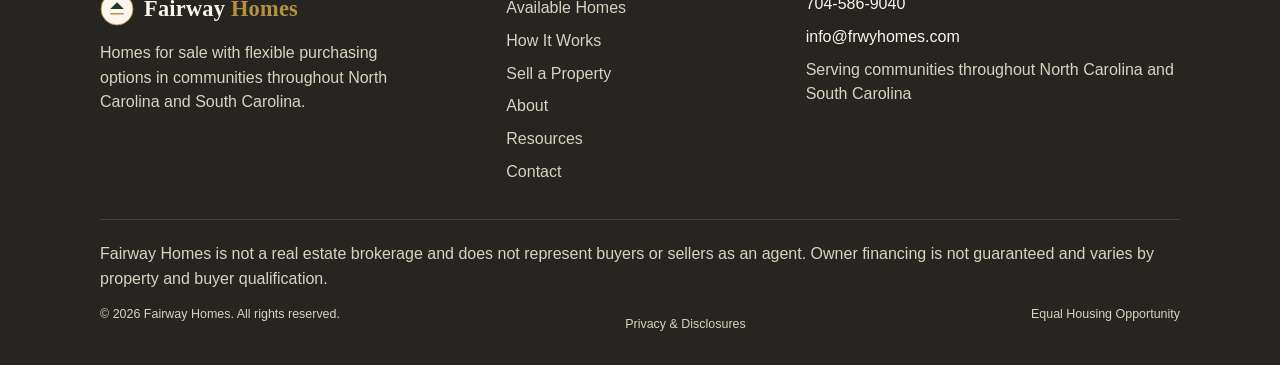
<file: privacy-disclosures.html>
<!doctype html>
<html lang="en">
<head>
<meta charset="utf-8">
<meta name="viewport" content="width=device-width, initial-scale=1">
<title>Privacy &amp; Disclosures — Fairway Homes</title>
<meta name="description" content="A plain-language summary of how Fairway Homes handles information and what to expect when working with Fairway Homes.">
<link rel="canonical" href="https://frwyhomes.com/privacy-disclosures.html">
<link rel="stylesheet" href="assets/style.css">
<link rel="icon" href="assets/favicon.svg" type="image/svg+xml">
<link rel="icon" href="favicon.ico" sizes="32x32">
<link rel="apple-touch-icon" href="apple-touch-icon.png">
</head>
<body>

<header class="site-header">
  <div class="wrap">
    <a class="brand-lockup" href="index.html" aria-label="Fairway Homes — Home">
      <svg class="brand-mark" viewBox="0 0 100 100" aria-hidden="true" focusable="false">
        <circle cx="50" cy="50" r="47" fill="#1f3a2e"/>
        <circle cx="50" cy="50" r="47" fill="none" stroke="#b6913f" stroke-width="2.5"/>
        <polygon points="50,30 70,50 30,50" fill="#faf6ee"/>
        <line x1="32" y1="64" x2="68" y2="64" stroke="#cfa95c" stroke-width="5" stroke-linecap="round"/>
      </svg>
      <span class="wordmark">Fairway <span>Homes</span></span>
    </a>
    <nav class="main-nav" id="main-nav">
      <ul>
        <li><a href="available-homes.html">Available Homes</a></li>
        <li><a href="index.html#how-it-works">How It Works</a></li>
        <li><a href="sell-a-property.html">Sell a Property</a></li>
        <li><a href="about.html">About</a></li>
        <li><a href="resources.html">Resources</a></li>
        <li><a href="contact.html">Contact</a></li>
      </ul>
      <a class="btn btn-primary" href="find-a-home.html">Find a Home</a>
    </nav>
    <button class="nav-toggle" id="nav-toggle" aria-label="Open menu" aria-expanded="false" aria-controls="main-nav">
      <span></span><span></span><span></span>
    </button>
  </div>
</header>

<main>

  <section class="page-hero">
    <div class="wrap">
      <span class="eyebrow">Privacy &amp; Disclosures</span>
      <h1>Privacy &amp; Disclosures</h1>
      <p class="page-hero-sub">A plain-language summary of how Fairway Homes handles information and what to expect when working with Fairway Homes.</p>
    </div>
  </section>

  <section>
    <div class="wrap prose">

      <h2>Information Submitted Through Forms</h2>
      <p>Information you share through a Fairway Homes form, or by phone, text, or email, is used to respond to your inquiry and to follow up about properties or purchasing options that may fit what you're looking for.</p>

      <h2>How Fairway Homes May Use Contact Information</h2>
      <p>Fairway Homes may use the phone number, email address, or other contact information you provide to follow up with you directly about your inquiry, available properties, or a specific property you've asked about.</p>

      <h2>No Sale or Public Disclosure of Personal Application Information</h2>
      <p>Fairway Homes does not sell the personal information you submit, and does not publicly disclose the details of individual buyer or seller inquiries.</p>

      <h2>No Guaranteed Approval or Financing</h2>
      <p>Submitting a form or contacting Fairway Homes does not guarantee approval, financing, or the availability of any property. Where owner financing is offered, it depends on the property and on buyer qualification.</p>

      <h2>Property Availability and Terms May Change</h2>
      <p>Property availability, pricing, and purchasing options can change at any time without notice.</p>

      <h2>Not a Real Estate Brokerage</h2>
      <p>Fairway Homes is not a real estate brokerage and does not represent buyers or sellers as an agent.</p>

      <h2>Owner Financing</h2>
      <p>Owner financing is available only on selected properties, and is subject to qualification and to terms agreed to by Fairway Homes and the buyer.</p>

      <h2>About This Page</h2>
      <p>This page is a plain-language summary provided for general information. It is not legal advice, and Fairway Homes does not represent that this page has been reviewed or verified for legal compliance in any jurisdiction.</p>

    </div>
  </section>

</main>

<footer class="site-footer">
  <div class="wrap">
    <div class="footer-grid">
      <div>
        <a class="brand-lockup" href="index.html" aria-label="Fairway Homes — Home">
          <svg class="brand-mark" viewBox="0 0 100 100" aria-hidden="true" focusable="false">
            <circle cx="50" cy="50" r="47" fill="#faf6ee"/>
            <circle cx="50" cy="50" r="47" fill="none" stroke="#b6913f" stroke-width="2.5"/>
            <polygon points="50,30 70,50 30,50" fill="#1f3a2e"/>
            <line x1="32" y1="64" x2="68" y2="64" stroke="#b6913f" stroke-width="5" stroke-linecap="round"/>
          </svg>
          <span class="wordmark">Fairway <span>Homes</span></span>
        </a>
        <p style="margin-top:14px; max-width:34ch;">Homes for sale with flexible purchasing options in communities throughout North Carolina and South Carolina.</p>
      </div>
      <nav class="footer-nav">
        <ul>
          <li><a href="available-homes.html">Available Homes</a></li>
          <li><a href="index.html#how-it-works">How It Works</a></li>
          <li><a href="sell-a-property.html">Sell a Property</a></li>
          <li><a href="about.html">About</a></li>
          <li><a href="resources.html">Resources</a></li>
          <li><a href="contact.html">Contact</a></li>
        </ul>
      </nav>
      <div class="footer-contact">
        <p><a href="tel:+17045869040">704-586-9040</a></p>
        <p><a href="mailto:info@frwyhomes.com">info@frwyhomes.com</a></p>
        <p>Serving communities throughout North Carolina and South Carolina</p>
      </div>
    </div>
    <div class="footer-disclosure">
      <p>Fairway Homes is not a real estate brokerage and does not represent buyers or sellers as an agent. Owner financing is not guaranteed and varies by property and buyer qualification.</p>
      <div class="footer-bottom">
        <span>© 2026 Fairway Homes. All rights reserved.</span>
        <span class="footer-legal"><a href="privacy-disclosures.html">Privacy &amp; Disclosures</a></span>
        <span>Equal Housing Opportunity</span>
      </div>
    </div>
  </div>
</footer>

<script src="assets/properties-data.js"></script>
<script src="assets/site.js"></script>

</body>
</html>
</file>
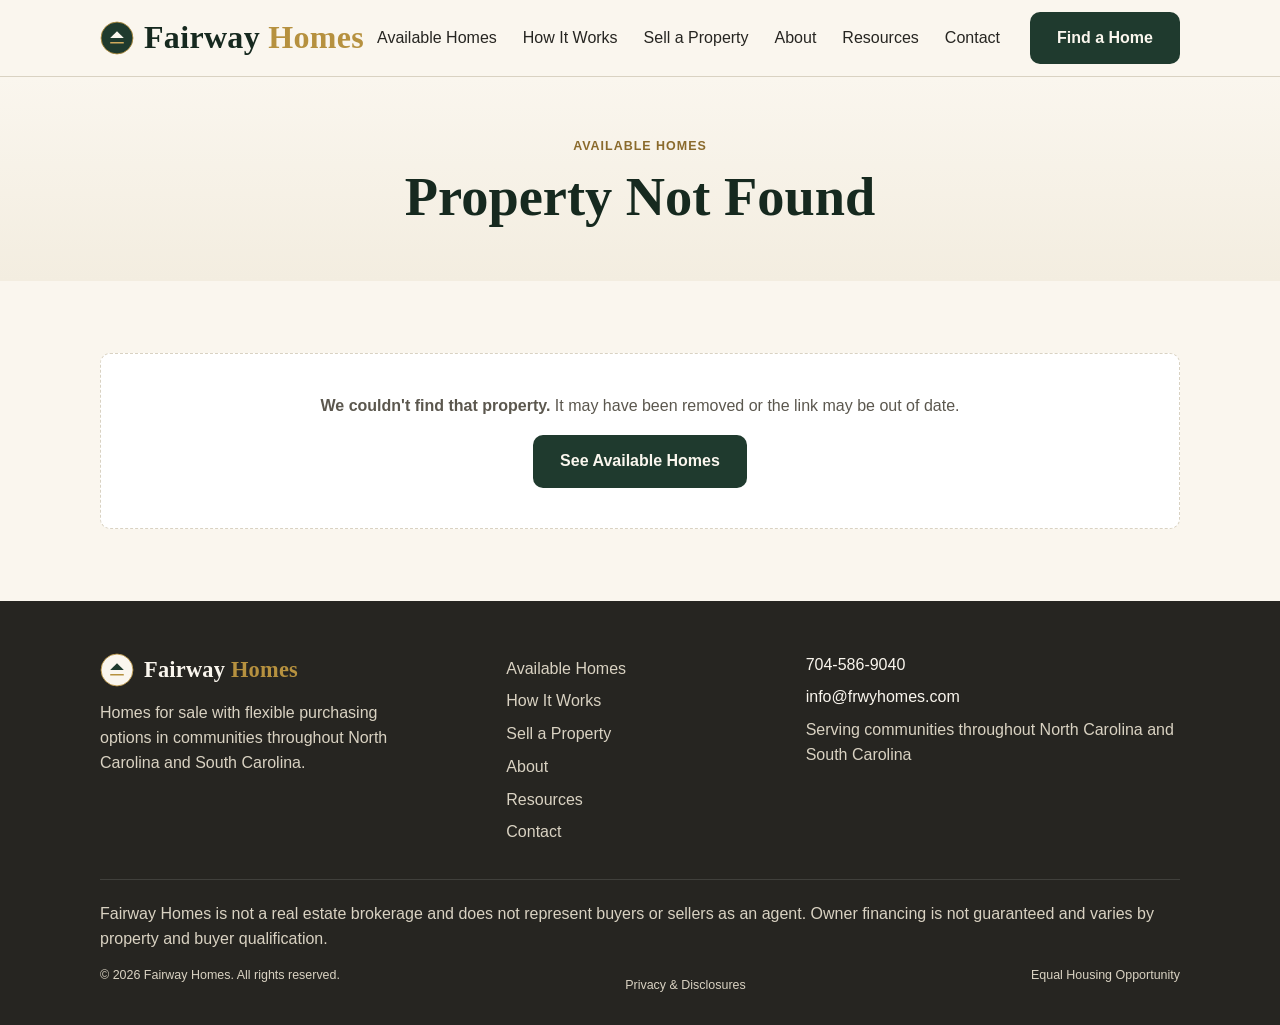
<file: property.html>
<!doctype html>
<html lang="en">
<head>
<meta charset="utf-8">
<meta name="viewport" content="width=device-width, initial-scale=1">
<title>Property — Fairway Homes</title>
<meta name="description" content="Property details from Fairway Homes.">
<link rel="stylesheet" href="assets/style.css">
<link rel="icon" href="assets/favicon.svg" type="image/svg+xml">
<link rel="icon" href="favicon.ico" sizes="32x32">
<link rel="apple-touch-icon" href="apple-touch-icon.png">
</head>
<body>

<header class="site-header">
  <div class="wrap">
    <a class="brand-lockup" href="index.html" aria-label="Fairway Homes — Home">
      <svg class="brand-mark" viewBox="0 0 100 100" aria-hidden="true" focusable="false">
        <circle cx="50" cy="50" r="47" fill="#1f3a2e"/>
        <circle cx="50" cy="50" r="47" fill="none" stroke="#b6913f" stroke-width="2.5"/>
        <polygon points="50,30 70,50 30,50" fill="#faf6ee"/>
        <line x1="32" y1="64" x2="68" y2="64" stroke="#cfa95c" stroke-width="5" stroke-linecap="round"/>
      </svg>
      <span class="wordmark">Fairway <span>Homes</span></span>
    </a>
    <nav class="main-nav" id="main-nav">
      <ul>
        <li><a href="available-homes.html" aria-current="page">Available Homes</a></li>
        <li><a href="index.html#how-it-works">How It Works</a></li>
        <li><a href="sell-a-property.html">Sell a Property</a></li>
        <li><a href="about.html">About</a></li>
        <li><a href="resources.html">Resources</a></li>
        <li><a href="contact.html">Contact</a></li>
      </ul>
      <a class="btn btn-primary" href="find-a-home.html">Find a Home</a>
    </nav>
    <button class="nav-toggle" id="nav-toggle" aria-label="Open menu" aria-expanded="false" aria-controls="main-nav">
      <span></span><span></span><span></span>
    </button>
  </div>
</header>

<main>

  <section class="page-hero">
    <div class="wrap">
      <span class="eyebrow" id="prop-status-eyebrow">Property</span>
      <h1 id="prop-title">Property</h1>
      <p class="page-hero-sub" id="prop-updated"></p>
    </div>
  </section>

  <section>
    <div class="wrap">

      <!-- Shown instead of the detail below when the id in the URL doesn't match a
           visible property (removed, sold and re-hidden, or a stale/mistyped link). -->
      <div id="prop-not-found" class="empty-state" hidden>
        <p><strong>We couldn't find that property.</strong> It may have been removed or the link may be out of date.</p>
        <a class="btn btn-primary" href="available-homes.html">See Available Homes</a>
      </div>

      <div id="prop-detail">
        <div class="property-gallery" id="prop-gallery"></div>
        <div id="prop-facts"></div>
        <div id="prop-description"></div>
        <div id="prop-features"></div>
        <div id="prop-terms"></div>
        <div class="btn-row" style="margin-top: 8px;">
          <a class="btn btn-primary" id="prop-ask-btn" href="mailto:info@frwyhomes.com">Ask About This Home</a>
          <a class="btn btn-ghost" href="available-homes.html">See All Available Homes</a>
        </div>
      </div>

    </div>
  </section>

</main>

<footer class="site-footer">
  <div class="wrap">
    <div class="footer-grid">
      <div>
        <a class="brand-lockup" href="index.html" aria-label="Fairway Homes — Home">
          <svg class="brand-mark" viewBox="0 0 100 100" aria-hidden="true" focusable="false">
            <circle cx="50" cy="50" r="47" fill="#faf6ee"/>
            <circle cx="50" cy="50" r="47" fill="none" stroke="#b6913f" stroke-width="2.5"/>
            <polygon points="50,30 70,50 30,50" fill="#1f3a2e"/>
            <line x1="32" y1="64" x2="68" y2="64" stroke="#b6913f" stroke-width="5" stroke-linecap="round"/>
          </svg>
          <span class="wordmark">Fairway <span>Homes</span></span>
        </a>
        <p style="margin-top:14px; max-width:34ch;">Homes for sale with flexible purchasing options in communities throughout North Carolina and South Carolina.</p>
      </div>
      <nav class="footer-nav">
        <ul>
          <li><a href="available-homes.html">Available Homes</a></li>
          <li><a href="index.html#how-it-works">How It Works</a></li>
          <li><a href="sell-a-property.html">Sell a Property</a></li>
          <li><a href="about.html">About</a></li>
          <li><a href="resources.html">Resources</a></li>
          <li><a href="contact.html">Contact</a></li>
        </ul>
      </nav>
      <div class="footer-contact">
        <p><a href="tel:+17045869040">704-586-9040</a></p>
        <p><a href="mailto:info@frwyhomes.com">info@frwyhomes.com</a></p>
        <p>Serving communities throughout North Carolina and South Carolina</p>
      </div>
    </div>
    <div class="footer-disclosure">
      <p>Fairway Homes is not a real estate brokerage and does not represent buyers or sellers as an agent. Owner financing is not guaranteed and varies by property and buyer qualification.</p>
      <div class="footer-bottom">
        <span>© 2026 Fairway Homes. All rights reserved.</span>
        <span class="footer-legal"><a href="privacy-disclosures.html">Privacy &amp; Disclosures</a></span>
        <span>Equal Housing Opportunity</span>
      </div>
    </div>
  </div>
</footer>

<script src="assets/properties-data.js"></script>
<script src="assets/site.js"></script>

</body>
</html>
</file>
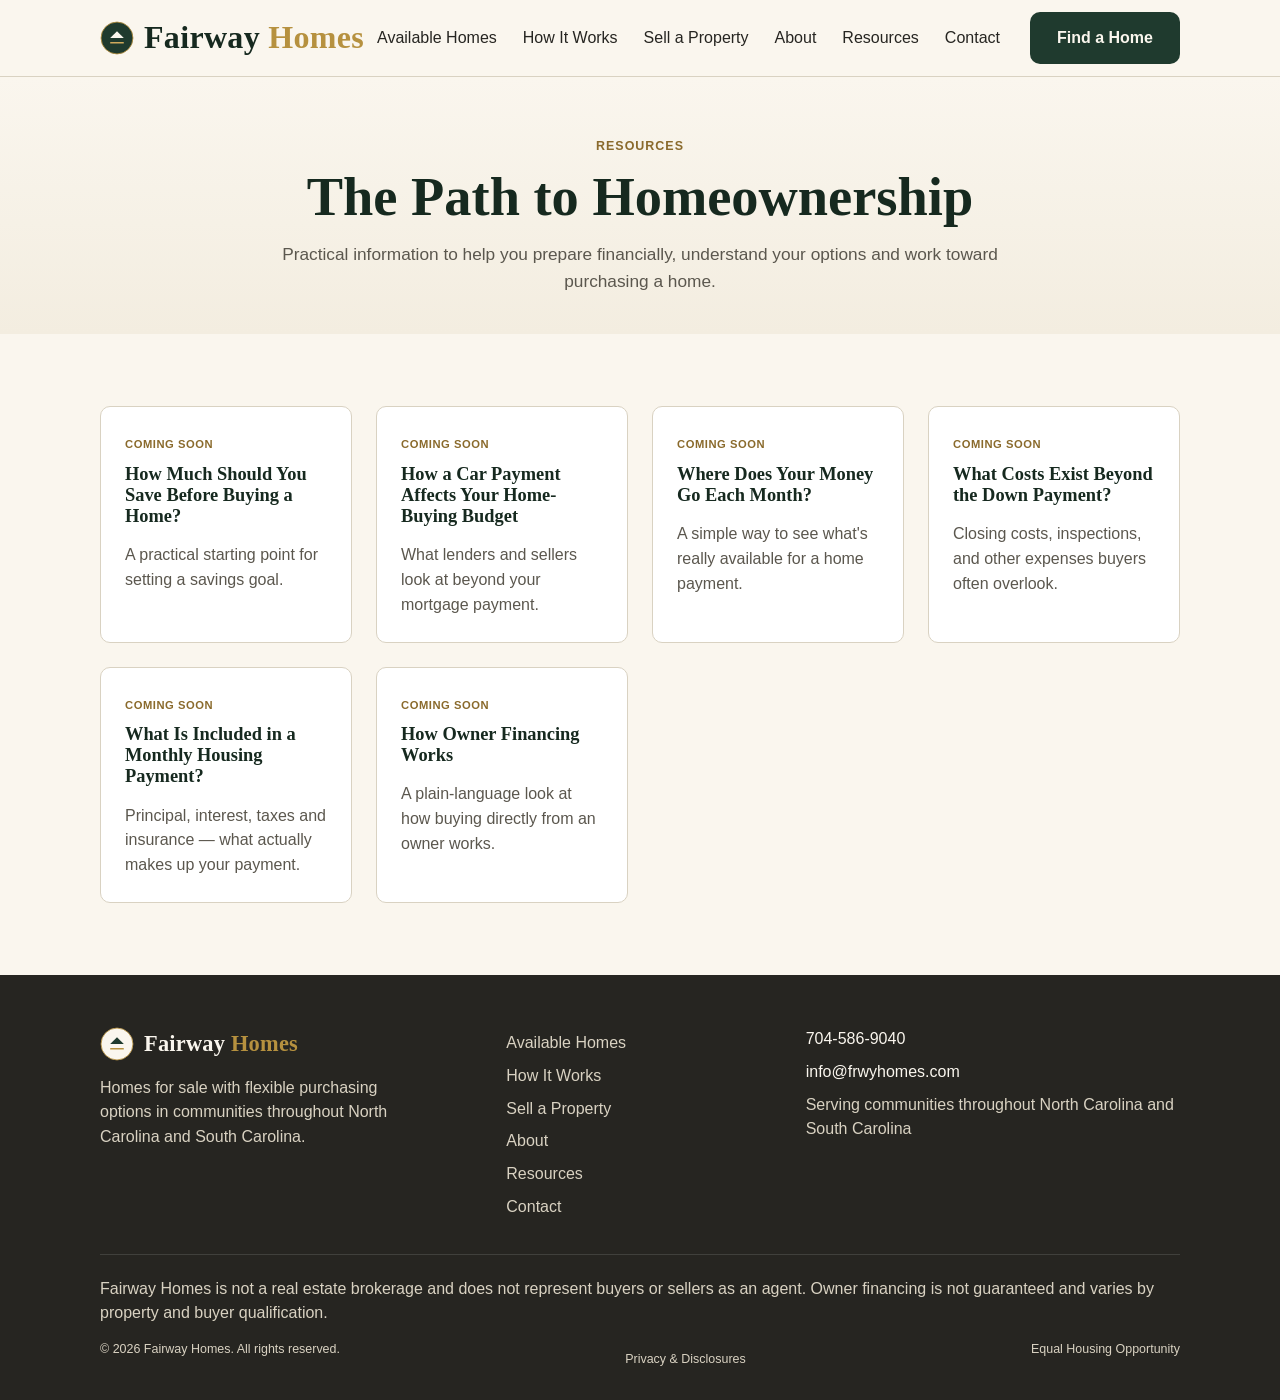
<file: resources.html>
<!doctype html>
<html lang="en">
<head>
<meta charset="utf-8">
<meta name="viewport" content="width=device-width, initial-scale=1">
<title>Resources — Fairway Homes</title>
<meta name="description" content="Practical information to help you prepare financially, understand your options and work toward purchasing a home.">
<link rel="canonical" href="https://frwyhomes.com/resources.html">
<link rel="stylesheet" href="assets/style.css">
<link rel="icon" href="assets/favicon.svg" type="image/svg+xml">
<link rel="icon" href="favicon.ico" sizes="32x32">
<link rel="apple-touch-icon" href="apple-touch-icon.png">
</head>
<body>

<header class="site-header">
  <div class="wrap">
    <a class="brand-lockup" href="index.html" aria-label="Fairway Homes — Home">
      <svg class="brand-mark" viewBox="0 0 100 100" aria-hidden="true" focusable="false">
        <circle cx="50" cy="50" r="47" fill="#1f3a2e"/>
        <circle cx="50" cy="50" r="47" fill="none" stroke="#b6913f" stroke-width="2.5"/>
        <polygon points="50,30 70,50 30,50" fill="#faf6ee"/>
        <line x1="32" y1="64" x2="68" y2="64" stroke="#cfa95c" stroke-width="5" stroke-linecap="round"/>
      </svg>
      <span class="wordmark">Fairway <span>Homes</span></span>
    </a>
    <nav class="main-nav" id="main-nav">
      <ul>
        <li><a href="available-homes.html">Available Homes</a></li>
        <li><a href="index.html#how-it-works">How It Works</a></li>
        <li><a href="sell-a-property.html">Sell a Property</a></li>
        <li><a href="about.html">About</a></li>
        <li><a href="resources.html" aria-current="page">Resources</a></li>
        <li><a href="contact.html">Contact</a></li>
      </ul>
      <a class="btn btn-primary" href="find-a-home.html">Find a Home</a>
    </nav>
    <button class="nav-toggle" id="nav-toggle" aria-label="Open menu" aria-expanded="false" aria-controls="main-nav">
      <span></span><span></span><span></span>
    </button>
  </div>
</header>

<main>

  <section class="page-hero">
    <div class="wrap">
      <span class="eyebrow">Resources</span>
      <h1>The Path to Homeownership</h1>
      <p class="page-hero-sub">Practical information to help you prepare financially, understand your options and work toward purchasing a home.</p>
    </div>
  </section>

  <section>
    <div class="wrap">
      <div class="resources-grid">
        <div class="resource-card">
          <span class="coming-soon">Coming Soon</span>
          <h3>How Much Should You Save Before Buying a Home?</h3>
          <p>A practical starting point for setting a savings goal.</p>
        </div>
        <div class="resource-card">
          <span class="coming-soon">Coming Soon</span>
          <h3>How a Car Payment Affects Your Home-Buying Budget</h3>
          <p>What lenders and sellers look at beyond your mortgage payment.</p>
        </div>
        <div class="resource-card">
          <span class="coming-soon">Coming Soon</span>
          <h3>Where Does Your Money Go Each Month?</h3>
          <p>A simple way to see what's really available for a home payment.</p>
        </div>
        <div class="resource-card">
          <span class="coming-soon">Coming Soon</span>
          <h3>What Costs Exist Beyond the Down Payment?</h3>
          <p>Closing costs, inspections, and other expenses buyers often overlook.</p>
        </div>
        <div class="resource-card">
          <span class="coming-soon">Coming Soon</span>
          <h3>What Is Included in a Monthly Housing Payment?</h3>
          <p>Principal, interest, taxes and insurance — what actually makes up your payment.</p>
        </div>
        <div class="resource-card">
          <span class="coming-soon">Coming Soon</span>
          <h3>How Owner Financing Works</h3>
          <p>A plain-language look at how buying directly from an owner works.</p>
        </div>
      </div>
    </div>
  </section>

</main>

<footer class="site-footer">
  <div class="wrap">
    <div class="footer-grid">
      <div>
        <a class="brand-lockup" href="index.html" aria-label="Fairway Homes — Home">
          <svg class="brand-mark" viewBox="0 0 100 100" aria-hidden="true" focusable="false">
            <circle cx="50" cy="50" r="47" fill="#faf6ee"/>
            <circle cx="50" cy="50" r="47" fill="none" stroke="#b6913f" stroke-width="2.5"/>
            <polygon points="50,30 70,50 30,50" fill="#1f3a2e"/>
            <line x1="32" y1="64" x2="68" y2="64" stroke="#b6913f" stroke-width="5" stroke-linecap="round"/>
          </svg>
          <span class="wordmark">Fairway <span>Homes</span></span>
        </a>
        <p style="margin-top:14px; max-width:34ch;">Homes for sale with flexible purchasing options in communities throughout North Carolina and South Carolina.</p>
      </div>
      <nav class="footer-nav">
        <ul>
          <li><a href="available-homes.html">Available Homes</a></li>
          <li><a href="index.html#how-it-works">How It Works</a></li>
          <li><a href="sell-a-property.html">Sell a Property</a></li>
          <li><a href="about.html">About</a></li>
          <li><a href="resources.html">Resources</a></li>
          <li><a href="contact.html">Contact</a></li>
        </ul>
      </nav>
      <div class="footer-contact">
        <p><a href="tel:+17045869040">704-586-9040</a></p>
        <p><a href="mailto:info@frwyhomes.com">info@frwyhomes.com</a></p>
        <p>Serving communities throughout North Carolina and South Carolina</p>
      </div>
    </div>
    <div class="footer-disclosure">
      <p>Fairway Homes is not a real estate brokerage and does not represent buyers or sellers as an agent. Owner financing is not guaranteed and varies by property and buyer qualification.</p>
      <div class="footer-bottom">
        <span>© 2026 Fairway Homes. All rights reserved.</span>
        <span class="footer-legal"><a href="privacy-disclosures.html">Privacy &amp; Disclosures</a></span>
        <span>Equal Housing Opportunity</span>
      </div>
    </div>
  </div>
</footer>

<script src="assets/properties-data.js"></script>
<script src="assets/site.js"></script>

</body>
</html>
</file>
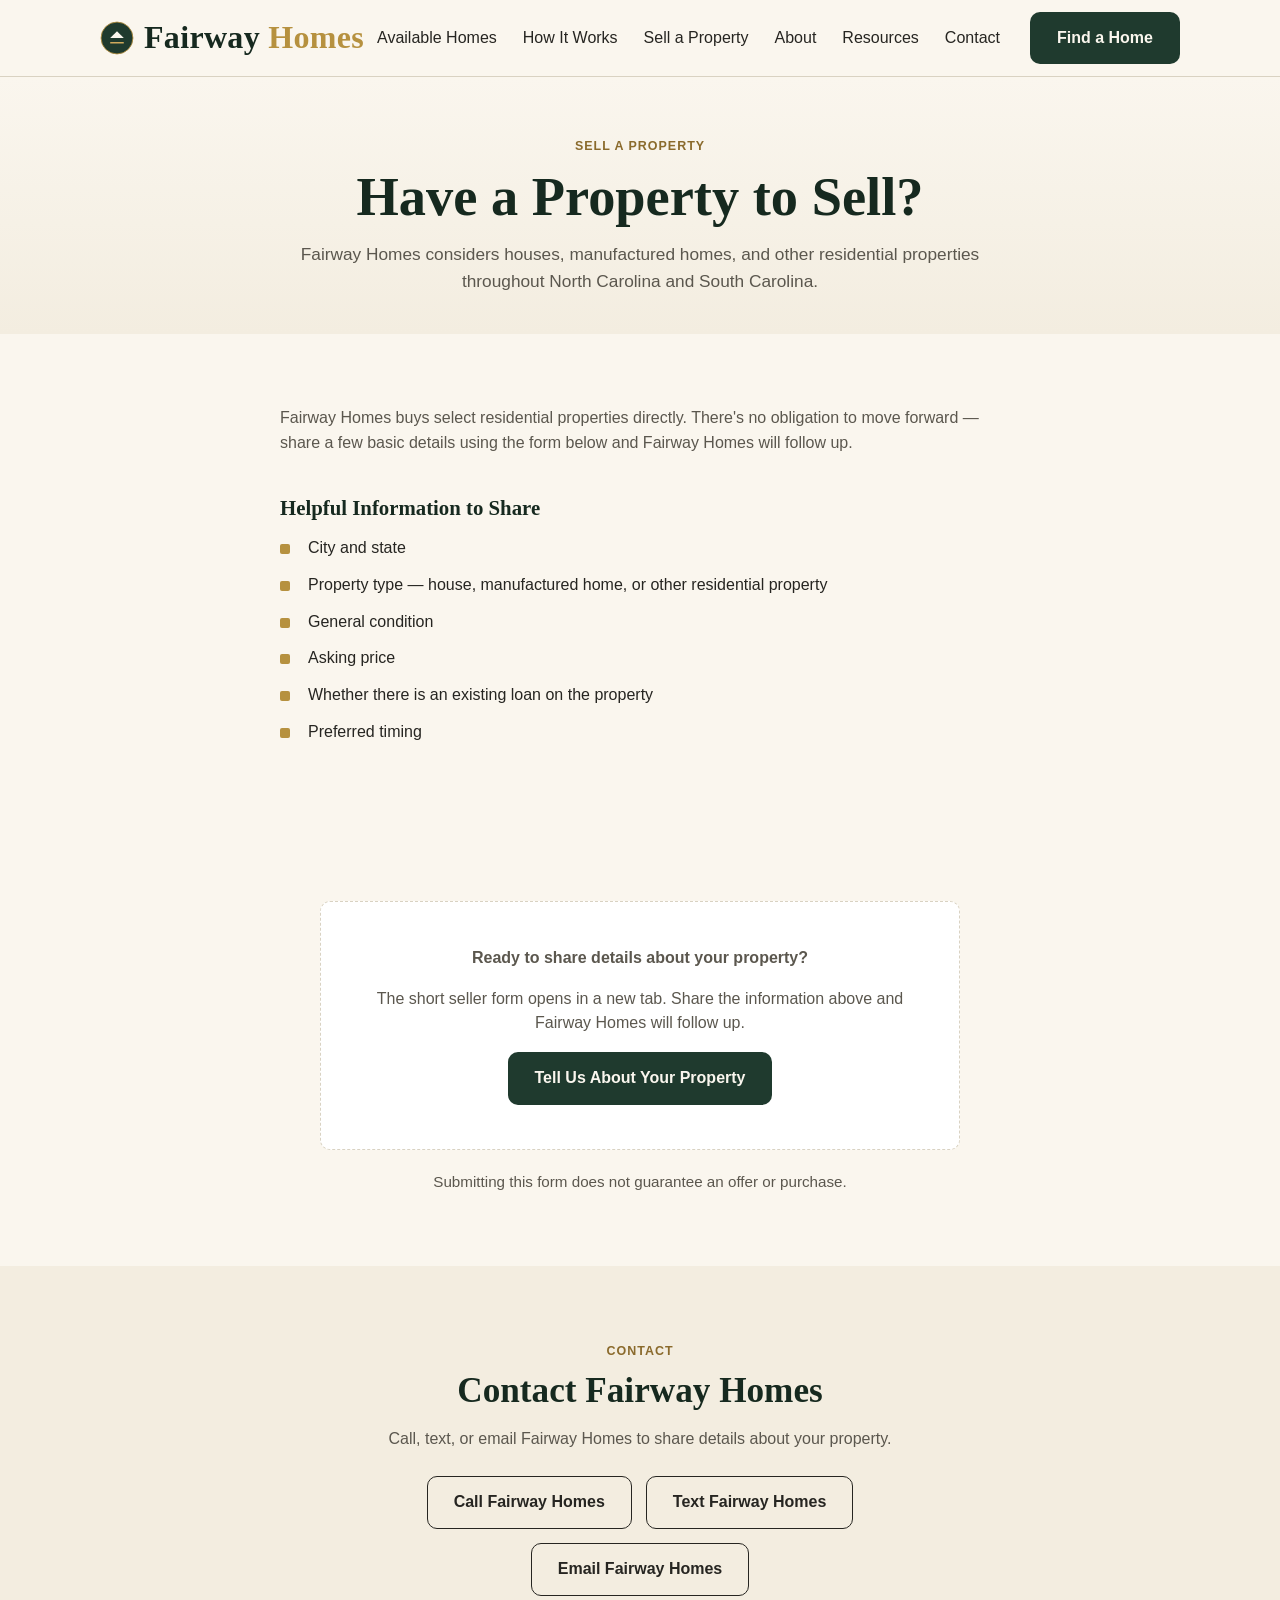
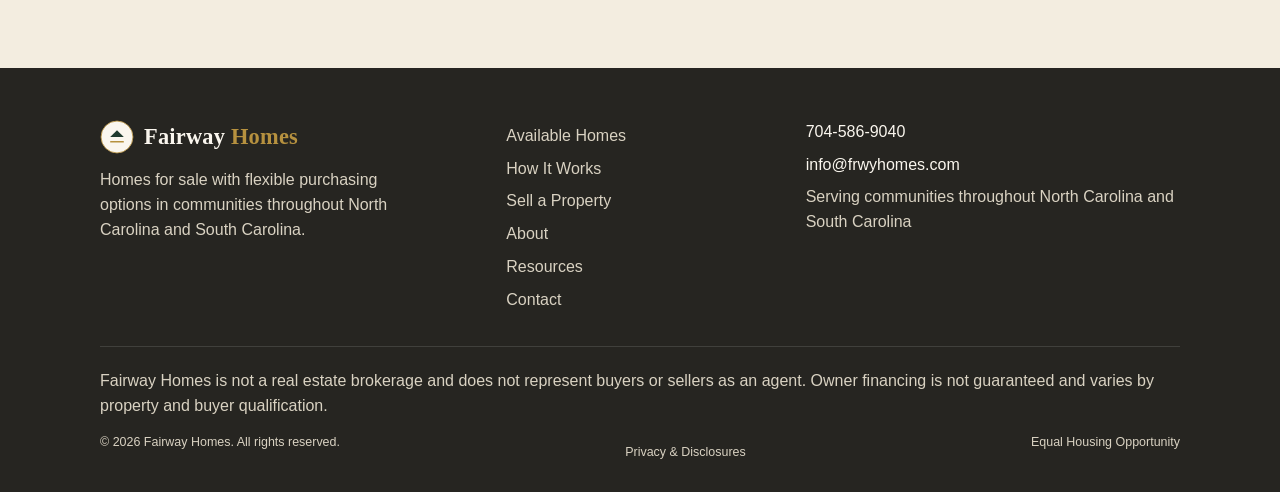
<file: sell-a-property.html>
<!doctype html>
<html lang="en">
<head>
<meta charset="utf-8">
<meta name="viewport" content="width=device-width, initial-scale=1">
<title>Sell a Property — Fairway Homes</title>
<meta name="description" content="Fairway Homes considers houses, manufactured homes, and other residential properties throughout North Carolina and South Carolina.">
<link rel="canonical" href="https://frwyhomes.com/sell-a-property.html">
<link rel="stylesheet" href="assets/style.css">
<link rel="icon" href="assets/favicon.svg" type="image/svg+xml">
<link rel="icon" href="favicon.ico" sizes="32x32">
<link rel="apple-touch-icon" href="apple-touch-icon.png">
</head>
<body>

<header class="site-header">
  <div class="wrap">
    <a class="brand-lockup" href="index.html" aria-label="Fairway Homes — Home">
      <svg class="brand-mark" viewBox="0 0 100 100" aria-hidden="true" focusable="false">
        <circle cx="50" cy="50" r="47" fill="#1f3a2e"/>
        <circle cx="50" cy="50" r="47" fill="none" stroke="#b6913f" stroke-width="2.5"/>
        <polygon points="50,30 70,50 30,50" fill="#faf6ee"/>
        <line x1="32" y1="64" x2="68" y2="64" stroke="#cfa95c" stroke-width="5" stroke-linecap="round"/>
      </svg>
      <span class="wordmark">Fairway <span>Homes</span></span>
    </a>
    <nav class="main-nav" id="main-nav">
      <ul>
        <li><a href="available-homes.html">Available Homes</a></li>
        <li><a href="index.html#how-it-works">How It Works</a></li>
        <li><a href="sell-a-property.html" aria-current="page">Sell a Property</a></li>
        <li><a href="about.html">About</a></li>
        <li><a href="resources.html">Resources</a></li>
        <li><a href="contact.html">Contact</a></li>
      </ul>
      <a class="btn btn-primary" href="find-a-home.html">Find a Home</a>
    </nav>
    <button class="nav-toggle" id="nav-toggle" aria-label="Open menu" aria-expanded="false" aria-controls="main-nav">
      <span></span><span></span><span></span>
    </button>
  </div>
</header>

<main>

  <section class="page-hero">
    <div class="wrap">
      <span class="eyebrow">Sell a Property</span>
      <h1>Have a Property to Sell?</h1>
      <p class="page-hero-sub">Fairway Homes considers houses, manufactured homes, and other residential properties throughout North Carolina and South Carolina.</p>
    </div>
  </section>

  <section>
    <div class="wrap prose">
      <p>Fairway Homes buys select residential properties directly. There's no obligation to move forward — share a few basic details using the form below and Fairway Homes will follow up.</p>
      <h2>Helpful Information to Share</h2>
      <ul class="checklist">
        <li>City and state</li>
        <li>Property type — house, manufactured home, or other residential property</li>
        <li>General condition</li>
        <li>Asking price</li>
        <li>Whether there is an existing loan on the property</li>
        <li>Preferred timing</li>
      </ul>
    </div>
  </section>

  <section>
    <div class="wrap">
      <!-- Seller form URL is managed here. Connected 2026-09-07 to the verified
           Fairway Homes seller form (respondent view). Update this href if the
           form is ever replaced — do not guess at a URL if it changes. -->
      <div class="form-placeholder">
        <p><strong>Ready to share details about your property?</strong></p>
        <p>The short seller form opens in a new tab. Share the information above and Fairway Homes will follow up.</p>
        <a class="btn btn-primary" href="https://docs.google.com/forms/d/e/1FAIpQLSeUHRgkpF6nN3ONOdiD6JSRyNa3ulzPi7DCEMtHGdG9t-mGCA/viewform" target="_blank" rel="noopener noreferrer">Tell Us About Your Property</a>
      </div>
      <p class="form-note">Submitting this form does not guarantee an offer or purchase.</p>
    </div>
  </section>

  <section class="alt">
    <div class="wrap contact-panel">
      <span class="eyebrow">Contact</span>
      <h2>Contact Fairway Homes</h2>
      <p>Call, text, or email Fairway Homes to share details about your property.</p>
      <div class="btn-row">
        <a class="btn btn-ghost" href="tel:+17045869040">Call Fairway Homes</a>
        <a class="btn btn-ghost" href="sms:+17045869040">Text Fairway Homes</a>
        <a class="btn btn-ghost" href="mailto:info@frwyhomes.com">Email Fairway Homes</a>
      </div>
    </div>
  </section>

</main>

<footer class="site-footer">
  <div class="wrap">
    <div class="footer-grid">
      <div>
        <a class="brand-lockup" href="index.html" aria-label="Fairway Homes — Home">
          <svg class="brand-mark" viewBox="0 0 100 100" aria-hidden="true" focusable="false">
            <circle cx="50" cy="50" r="47" fill="#faf6ee"/>
            <circle cx="50" cy="50" r="47" fill="none" stroke="#b6913f" stroke-width="2.5"/>
            <polygon points="50,30 70,50 30,50" fill="#1f3a2e"/>
            <line x1="32" y1="64" x2="68" y2="64" stroke="#b6913f" stroke-width="5" stroke-linecap="round"/>
          </svg>
          <span class="wordmark">Fairway <span>Homes</span></span>
        </a>
        <p style="margin-top:14px; max-width:34ch;">Homes for sale with flexible purchasing options in communities throughout North Carolina and South Carolina.</p>
      </div>
      <nav class="footer-nav">
        <ul>
          <li><a href="available-homes.html">Available Homes</a></li>
          <li><a href="index.html#how-it-works">How It Works</a></li>
          <li><a href="sell-a-property.html">Sell a Property</a></li>
          <li><a href="about.html">About</a></li>
          <li><a href="resources.html">Resources</a></li>
          <li><a href="contact.html">Contact</a></li>
        </ul>
      </nav>
      <div class="footer-contact">
        <p><a href="tel:+17045869040">704-586-9040</a></p>
        <p><a href="mailto:info@frwyhomes.com">info@frwyhomes.com</a></p>
        <p>Serving communities throughout North Carolina and South Carolina</p>
      </div>
    </div>
    <div class="footer-disclosure">
      <p>Fairway Homes is not a real estate brokerage and does not represent buyers or sellers as an agent. Owner financing is not guaranteed and varies by property and buyer qualification.</p>
      <div class="footer-bottom">
        <span>© 2026 Fairway Homes. All rights reserved.</span>
        <span class="footer-legal"><a href="privacy-disclosures.html">Privacy &amp; Disclosures</a></span>
        <span>Equal Housing Opportunity</span>
      </div>
    </div>
  </div>
</footer>

<script src="assets/properties-data.js"></script>
<script src="assets/site.js"></script>

</body>
</html>
</file>
<file: assets/style.css>
/* Fairway Homes — homepage prototype styles
   System fonts only, no external dependencies (see CLAUDE.md TECHNICAL rules). */

:root{
  --green-deep: #1f3a2e;
  --green-deep-2: #16291f;
  --gold-muted: #b6913f;
  --gold-muted-light: #cfa95c;
  --gold-text: #8a6a2c; /* darker gold for small caption text on light backgrounds — meets 4.5:1 contrast, --gold-muted is only ~2.7:1 there */
  --warm-white: #faf6ee;
  --warm-white-2: #f3ede0;
  --charcoal: #262521;
  --neutral-600: #5b574e;
  --neutral-300: #d9d2c2;
  --neutral-200: #e9e3d4;
  --white: #ffffff;

  --font-head: Georgia, "Iowan Old Style", "Palatino Linotype", "Times New Roman", serif;
  --font-body: -apple-system, BlinkMacSystemFont, "Segoe UI", Roboto, Helvetica, Arial, sans-serif;

  --radius: 10px;
  --shadow-sm: 0 1px 2px rgba(38,37,33,0.08);
  --shadow-md: 0 8px 24px rgba(31,58,46,0.12);
  --wrap: 1120px;
}

*, *::before, *::after{ box-sizing: border-box; }
html{ scroll-behavior: smooth; }
body{
  margin: 0;
  background: var(--warm-white);
  color: var(--charcoal);
  font-family: var(--font-body);
  line-height: 1.55;
  -webkit-font-smoothing: antialiased;
}
img{ max-width: 100%; display: block; }
a{ color: inherit; }
.wrap{
  max-width: var(--wrap);
  margin: 0 auto;
  padding: 0 20px;
}
h1, h2, h3{
  font-family: var(--font-head);
  color: var(--green-deep-2);
  line-height: 1.15;
  margin: 0 0 16px;
}
h1{ font-size: clamp(2rem, 4.5vw, 3.4rem); }
h2{ font-size: clamp(1.5rem, 3vw, 2.2rem); }
h3{ font-size: 1.15rem; }
p{ margin: 0 0 16px; }
.eyebrow{
  display: inline-block;
  font-size: 0.78rem;
  letter-spacing: 0.08em;
  text-transform: uppercase;
  color: var(--gold-text);
  font-weight: 600;
  margin-bottom: 10px;
}
section.deep .eyebrow{ color: var(--gold-muted-light); }
.section-head{
  max-width: 640px;
  margin: 0 auto 44px;
  text-align: center;
}
.section-head p{ color: var(--neutral-600); margin-bottom: 0; }

section{ padding: 72px 0; }
section.alt{ background: var(--warm-white-2); }
section.deep{ background: var(--green-deep-2); color: var(--warm-white); }
section.deep h2, section.deep h3{ color: var(--warm-white); }
section.deep .section-head p{ color: var(--neutral-300); }

/* Buttons */
.btn{
  display: inline-flex;
  align-items: center;
  justify-content: center;
  gap: 8px;
  padding: 13px 26px;
  border-radius: var(--radius);
  font-family: var(--font-body);
  font-weight: 600;
  font-size: 1rem;
  text-decoration: none;
  border: 1px solid transparent;
  cursor: pointer;
  transition: transform 0.15s ease, box-shadow 0.15s ease, background 0.15s ease;
}
.btn-primary{
  background: var(--green-deep);
  color: var(--warm-white);
}
.btn-primary:hover{ background: var(--green-deep-2); box-shadow: var(--shadow-md); }
.btn-gold{
  background: var(--gold-muted);
  color: var(--green-deep-2);
}
.btn-gold:hover{ background: var(--gold-muted-light); box-shadow: var(--shadow-md); }
.btn-ghost{
  background: transparent;
  border-color: currentColor;
  color: inherit;
}
.btn-ghost:hover{ background: rgba(0,0,0,0.04); }
section.deep .btn-ghost:hover{ background: rgba(255,255,255,0.08); }
.btn-row{ display: flex; flex-wrap: wrap; gap: 14px; }

/* Header */
.site-header{
  position: sticky;
  top: 0;
  z-index: 50;
  background: var(--warm-white);
  border-bottom: 1px solid var(--neutral-300);
}
.site-header .wrap{
  display: flex;
  align-items: center;
  justify-content: space-between;
  height: 76px;
}
.wordmark{
  font-family: var(--font-head);
  font-size: 1.4rem;
  font-weight: 700;
  color: var(--green-deep-2);
  text-decoration: none;
  letter-spacing: 0.01em;
}
.wordmark span{ color: var(--gold-muted); }
.site-header .wordmark{ font-size: 2rem; }
.brand-lockup{
  display: flex;
  align-items: center;
  gap: 10px;
  text-decoration: none;
}
.brand-mark{ flex: none; width: 34px; height: 34px; }
@media (max-width: 860px){
  .site-header .wordmark{ font-size: 1.55rem; }
  .brand-mark{ width: 26px; height: 26px; }
}
.main-nav{
  display: flex;
  align-items: center;
  gap: 30px;
}
.main-nav ul{
  list-style: none;
  display: flex;
  gap: 26px;
  margin: 0;
  padding: 0;
}
.main-nav a:not(.btn){
  text-decoration: none;
  color: var(--charcoal);
  font-size: 1rem;
  font-weight: 500;
}
.main-nav a:not(.btn):hover{ color: var(--green-deep); }
.nav-toggle{
  display: none;
  background: none;
  border: none;
  cursor: pointer;
  padding: 8px;
}
.nav-toggle span{
  display: block;
  width: 24px;
  height: 2px;
  background: var(--charcoal);
  margin: 5px 0;
}

@media (max-width: 860px){
  .nav-toggle{ display: block; }
  .main-nav{
    position: absolute;
    top: 76px;
    left: 0;
    right: 0;
    background: var(--warm-white);
    border-bottom: 1px solid var(--neutral-300);
    flex-direction: column;
    align-items: stretch;
    padding: 10px 20px 24px;
    display: none;
  }
  .main-nav.is-open{ display: flex; }
  .main-nav ul{
    flex-direction: column;
    gap: 4px;
  }
  .main-nav ul a{
    display: block;
    padding: 10px 0;
    border-bottom: 1px solid var(--neutral-200);
  }
  .main-nav .btn{ margin-top: 14px; align-self: flex-start; }
}

/* Hero */
.hero{
  padding: 60px 0 80px;
  background: linear-gradient(180deg, var(--warm-white) 0%, var(--warm-white-2) 100%);
}
.hero .wrap{
  display: grid;
  grid-template-columns: 1.1fr 0.9fr;
  gap: 56px;
  align-items: center;
}
.hero-copy p{
  font-size: 1.08rem;
  color: var(--neutral-600);
  max-width: 46ch;
}
.hero-art{
  position: relative;
  border-radius: 16px;
  overflow: hidden;
  aspect-ratio: 4 / 3;
  background: linear-gradient(145deg, var(--green-deep) 0%, var(--green-deep-2) 100%);
  box-shadow: var(--shadow-md);
}
.hero-art svg{ width: 100%; height: 100%; display: block; }
@media (max-width: 860px){
  .hero{ padding: 40px 0 56px; }
  .hero .wrap{ grid-template-columns: 1fr; gap: 32px; }
  /* Copy comes before the decorative art in source order, so no `order` override here —
     the message must be the first thing under the header on mobile. */
  .hero-art{ aspect-ratio: 16 / 10; }
}

/* How it works */
.steps{
  display: grid;
  grid-template-columns: repeat(3, 1fr);
  gap: 32px;
}
.step-card{
  background: var(--white);
  border: 1px solid var(--neutral-300);
  border-radius: var(--radius);
  padding: 30px 26px;
}
.step-num{
  width: 38px;
  height: 38px;
  border-radius: 50%;
  background: var(--green-deep);
  color: var(--warm-white);
  font-family: var(--font-head);
  font-weight: 700;
  display: flex;
  align-items: center;
  justify-content: center;
  margin-bottom: 18px;
}
.step-card p{ color: var(--neutral-600); margin-bottom: 0; }
@media (max-width: 860px){
  .steps{ grid-template-columns: 1fr; }
}

/* Available homes — compact location cards */
.location-grid{
  display: grid;
  grid-template-columns: repeat(auto-fit, minmax(260px, 1fr));
  gap: 26px;
}
.location-card{
  background: var(--white);
  border: 1px solid var(--neutral-300);
  border-radius: var(--radius);
  overflow: hidden;
  box-shadow: var(--shadow-sm);
  display: flex;
  flex-direction: column;
  width: 100%;
  max-width: 380px;
  margin: 0 auto;
}
.location-media{
  aspect-ratio: 16/10;
  background: linear-gradient(135deg, var(--warm-white-2), var(--neutral-200));
  display: flex;
  flex-direction: column;
  align-items: center;
  justify-content: center;
  gap: 8px;
  color: var(--neutral-600);
}
.location-media svg{ width: 40px; height: 40px; opacity: 0.55; }
.location-media span{ font-size: 0.85rem; }
.location-body{
  padding: 20px 22px 24px;
  display: flex;
  flex-direction: column;
  align-items: flex-start;
  gap: 12px;
  flex: 1;
}
.location-body h3{ margin-bottom: 0; }
.location-body .closed-year{ margin: 0; font-size: 0.9rem; color: var(--neutral-600); }
.location-body .btn{ margin-top: auto; }
.status-badge{
  display: inline-block;
  font-size: 0.72rem;
  font-weight: 700;
  letter-spacing: 0.05em;
  text-transform: uppercase;
  padding: 4px 10px;
  border-radius: 999px;
  background: var(--warm-white-2);
  color: var(--green-deep);
}
.status-badge.status-available{ background: #e5efe7; color: var(--green-deep); }
.status-badge.status-soon{ background: var(--warm-white-2); color: var(--gold-text); }
.status-badge.status-contract{ background: var(--warm-white-2); color: var(--neutral-600); }
.status-badge.status-previous{ background: var(--neutral-200); color: var(--neutral-600); }

/* Sell a property */
.sell-panel{
  display: grid;
  grid-template-columns: 1fr 1fr;
  gap: 48px;
  align-items: center;
}
.checklist{
  list-style: none;
  margin: 0;
  padding: 0;
}
.checklist li{
  padding-left: 28px;
  position: relative;
  margin-bottom: 12px;
}
.checklist li::before{
  content: "";
  position: absolute;
  left: 0;
  top: 8px;
  width: 10px;
  height: 10px;
  border-radius: 2px;
  background: var(--gold-muted);
}
.sell-panel .checklist li{ color: var(--warm-white); }
@media (max-width: 860px){
  .sell-panel{ grid-template-columns: 1fr; gap: 28px; }
}

/* About */
.about-panel{
  max-width: 720px;
  margin: 0 auto;
  text-align: center;
}
.about-panel p{ color: var(--neutral-600); font-size: 1.05rem; }

/* Resources */
.resources-grid{
  display: grid;
  grid-template-columns: repeat(auto-fit, minmax(240px, 1fr));
  gap: 24px;
}
.resource-card{
  background: var(--white);
  border: 1px solid var(--neutral-300);
  border-radius: var(--radius);
  padding: 24px;
}
.coming-soon{
  display: inline-block;
  font-size: 0.7rem;
  font-weight: 700;
  letter-spacing: 0.05em;
  text-transform: uppercase;
  color: var(--gold-text);
  margin-bottom: 10px;
}
.resource-card p{ color: var(--neutral-600); margin-bottom: 0; font-size: 1rem; }

/* Contact */
.contact-panel{
  max-width: 640px;
  margin: 0 auto;
  text-align: center;
}
.contact-panel p{ color: var(--neutral-600); }
.contact-panel .btn-row{ justify-content: center; margin-top: 24px; }

/* Footer */
.site-footer{
  background: var(--charcoal);
  color: var(--neutral-300);
  padding: 52px 0 30px;
  font-size: 1rem;
}
.footer-grid{
  display: grid;
  grid-template-columns: 1.4fr 1fr 1.4fr;
  gap: 32px;
  margin-bottom: 30px;
}
.footer-grid .wordmark{ color: var(--warm-white); }
.footer-grid .wordmark span{ color: var(--gold-muted); }
.footer-nav ul{
  list-style: none;
  margin: 0;
  padding: 0;
}
.footer-nav a{
  text-decoration: none;
  color: var(--neutral-300);
  display: block;
  padding: 4px 0;
}
.footer-nav a:hover{ color: var(--warm-white); }
.footer-contact p{ margin: 0 0 8px; }
.footer-contact a{ text-decoration: none; color: var(--warm-white); }
.footer-disclosure{
  border-top: 1px solid rgba(255,255,255,0.12);
  padding-top: 22px;
  font-size: 1rem;
  color: var(--neutral-300);
}
.footer-disclosure p{ margin: 0 0 10px; }
.footer-bottom{
  display: flex;
  flex-wrap: wrap;
  gap: 10px 20px;
  justify-content: space-between;
  margin-top: 14px;
  font-size: 0.78rem;
  color: var(--neutral-300);
}
@media (max-width: 860px){
  .footer-grid{ grid-template-columns: 1fr; gap: 26px; }
}
.footer-legal{
  margin-top: 10px;
}
.footer-legal a{
  text-decoration: none;
  color: var(--neutral-300);
}
.footer-legal a:hover{ color: var(--warm-white); }

/* Sub-page hero — same tokens as the homepage hero, no image/grid, for
   interior page headings (Available Homes, About, Contact, etc). */
.page-hero{
  padding: 56px 0 40px;
  background: linear-gradient(180deg, var(--warm-white) 0%, var(--warm-white-2) 100%);
  text-align: center;
}
.page-hero .wrap{ max-width: 760px; }
.page-hero h1{ margin-bottom: 12px; }
.page-hero-sub{ color: var(--neutral-600); font-size: 1.08rem; margin: 0; }

/* Generic narrow, left-aligned reading column for policy/prose pages */
.prose{ max-width: 760px; margin: 0 auto; }
.prose h2{ font-size: 1.3rem; margin-top: 40px; }
.prose h2:first-child{ margin-top: 0; }
.prose p{ color: var(--neutral-600); }
.muted{ color: var(--neutral-600); }

/* Find a Home — styled placeholder for the not-yet-built intake form */
.form-placeholder{
  background: var(--white);
  border: 1px dashed var(--neutral-300);
  border-radius: var(--radius);
  padding: 44px 28px;
  text-align: center;
  max-width: 640px;
  margin: 0 auto;
}
.form-placeholder p{ color: var(--neutral-600); }
.form-note{
  max-width: 640px;
  margin: 20px auto 0;
  text-align: center;
  font-size: 0.95rem;
  color: var(--neutral-600);
}

/* Property page — gallery and fact grid */
.property-gallery{
  display: grid;
  grid-template-columns: repeat(auto-fit, minmax(220px, 1fr));
  gap: 16px;
  margin-bottom: 28px;
}
.gallery-item{
  aspect-ratio: 4/3;
  border-radius: var(--radius);
  overflow: hidden;
  border: 1px solid var(--neutral-300);
}
.gallery-item img{ width: 100%; height: 100%; object-fit: cover; }
.property-gallery .location-media{ aspect-ratio: 16/9; border-radius: var(--radius); }
.fact-grid{
  display: grid;
  grid-template-columns: repeat(auto-fit, minmax(140px, 1fr));
  gap: 16px 24px;
  margin: 18px 0 26px;
  padding: 0;
}
.fact-grid .fact{ border-top: 1px solid var(--neutral-300); padding-top: 10px; }
.fact-grid dt{ font-size: 0.85rem; color: var(--neutral-600); margin-bottom: 4px; }
.fact-grid dd{ margin: 0; font-family: var(--font-head); font-size: 1.1rem; color: var(--green-deep-2); font-weight: 700; }

/* Reusable "nothing here yet" state — property not found, empty sections, etc. */
.empty-state{
  text-align: center;
  background: var(--white);
  border: 1px dashed var(--neutral-300);
  border-radius: var(--radius);
  padding: 40px 24px;
  color: var(--neutral-600);
}
</file>
